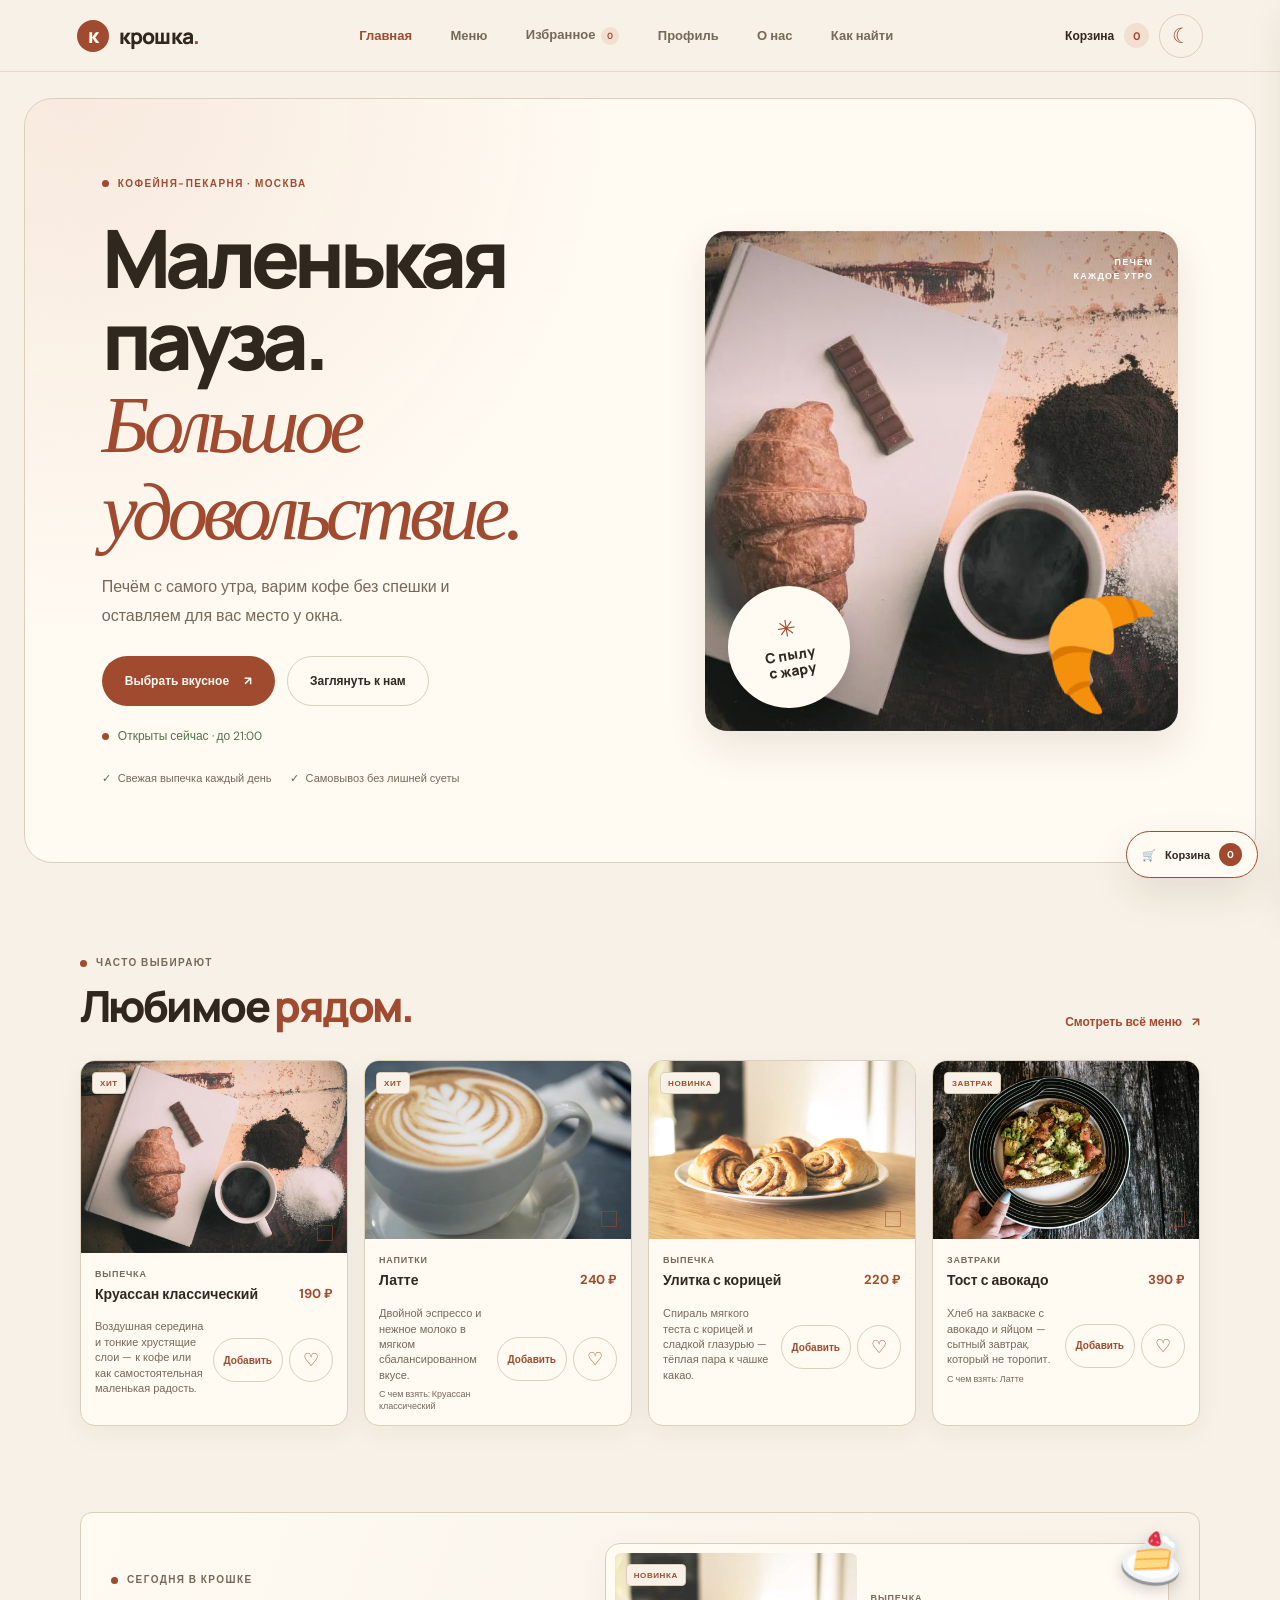
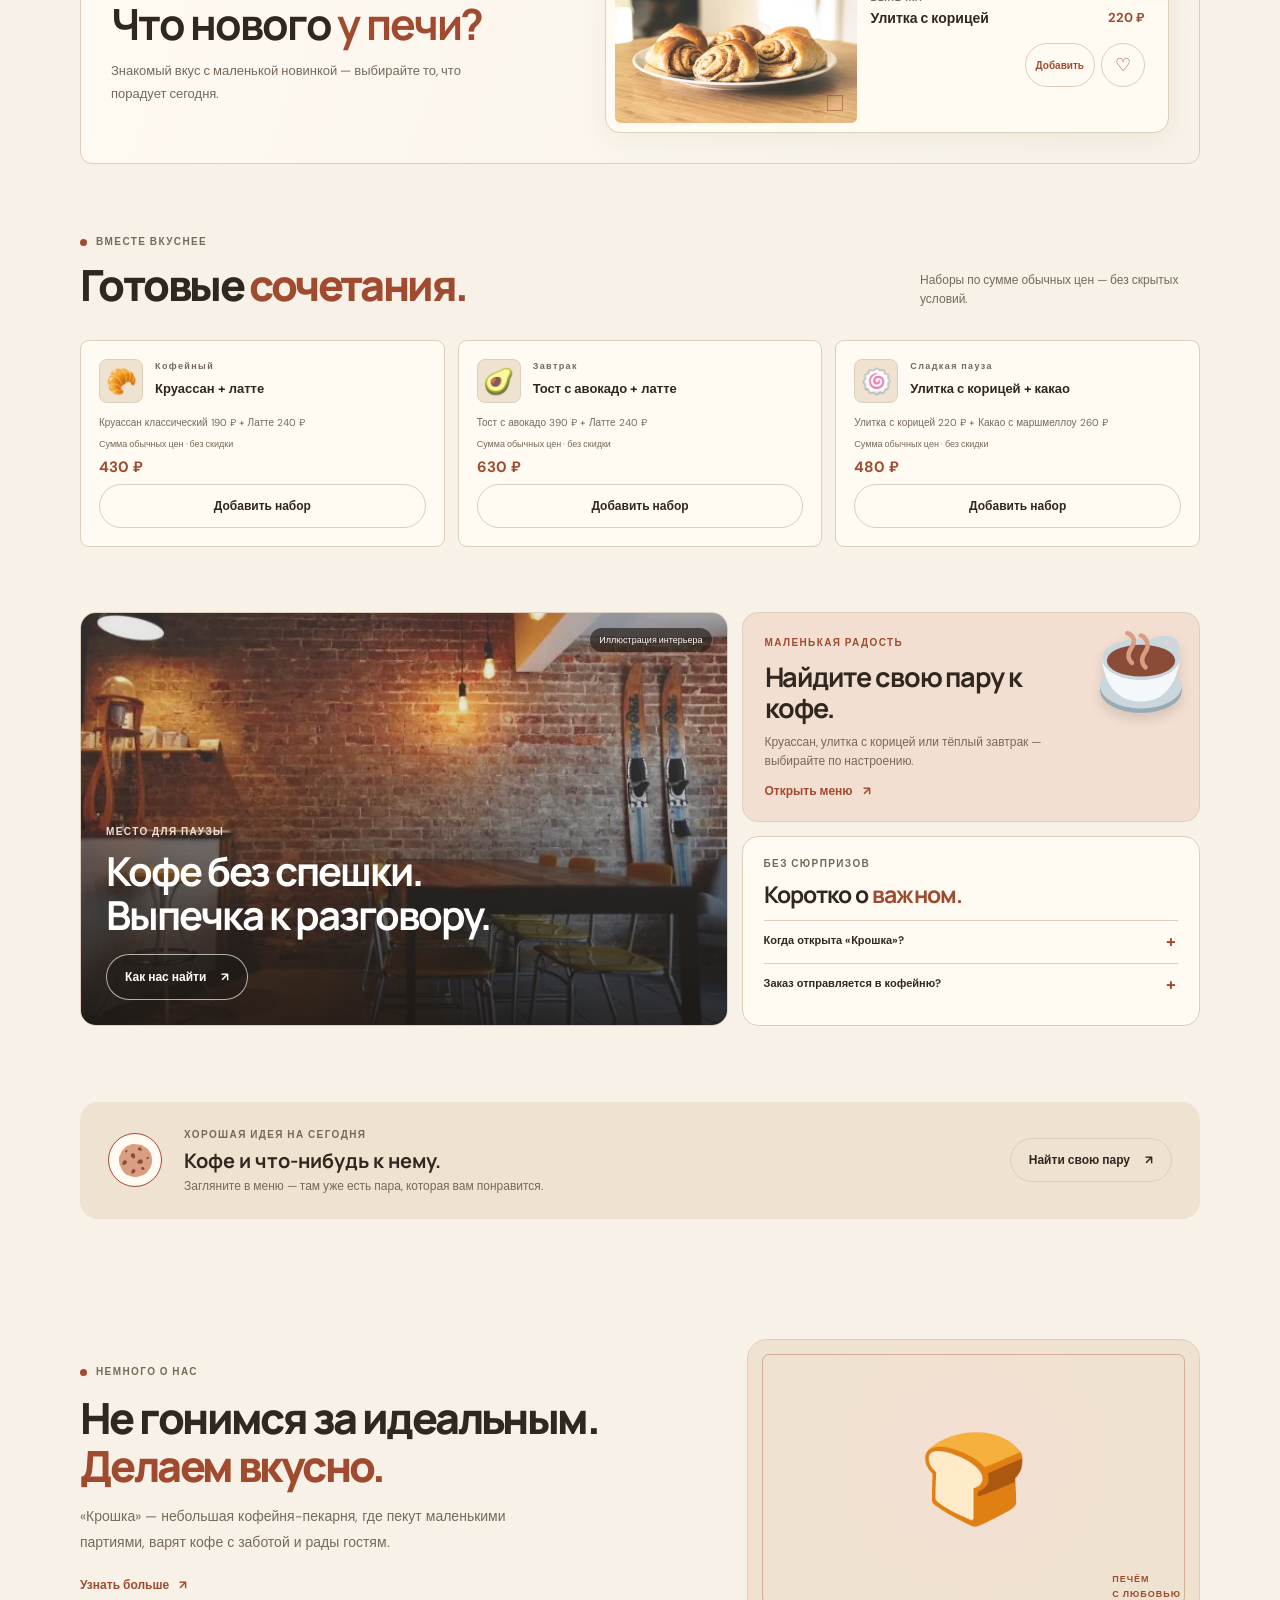
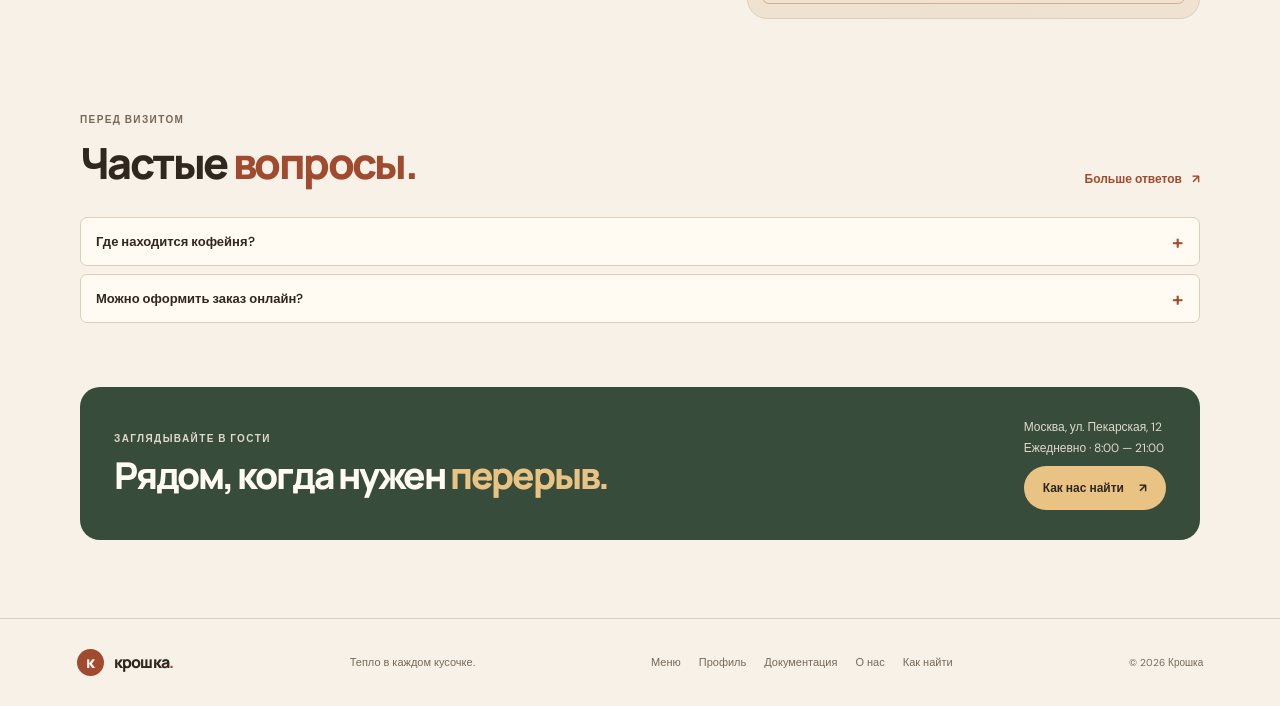
<file: index.html>
<!doctype html>
<html lang="ru">
  <head>
    <meta charset="utf-8">
    <meta name="viewport" content="width=device-width, initial-scale=1">
    <meta name="theme-color" content="#f7f1e7">
    <meta name="description" content="Крошка — уютная кофейня-пекарня со свежей выпечкой, кофе и завтраками.">
    <title>Крошка — тепло в каждом кусочке</title>
    <link rel="canonical" href="https://elae7.github.io/coffee-shop/">
    <link rel="manifest" href="manifest.json">
    <link rel="icon" href="assets/icons/kroshka.svg" type="image/svg+xml">
    <link rel="apple-touch-icon" href="assets/icons/kroshka-180.png">
    <meta property="og:type" content="website">
    <meta property="og:site_name" content="Крошка">
    <meta property="og:title" content="Крошка — тепло в каждом кусочке">
    <meta property="og:description" content="Уютная кофейня-пекарня со свежей выпечкой, кофе и завтраками.">
    <meta property="og:url" content="https://elae7.github.io/coffee-shop/">
    <meta property="og:image" content="https://elae7.github.io/coffee-shop/assets/images/croissant-coffee.webp">
    <meta property="og:image:alt" content="Круассан и кофе на завтрак">
    <meta name="twitter:card" content="summary_large_image">
    <script type="application/ld+json">
      {
        "@context": "https://schema.org",
        "@type": "CafeOrCoffeeShop",
        "name": "Крошка",
        "url": "https://elae7.github.io/coffee-shop/",
        "image": "https://elae7.github.io/coffee-shop/assets/images/croissant-coffee.webp",
        "description": "Уютная кофейня-пекарня со свежей выпечкой, кофе и завтраками.",
        "address": {
          "@type": "PostalAddress",
          "streetAddress": "ул. Пекарская, 12",
          "addressLocality": "Москва",
          "addressCountry": "RU"
        },
        "openingHoursSpecification": {
          "@type": "OpeningHoursSpecification",
          "dayOfWeek": [
            "Monday",
            "Tuesday",
            "Wednesday",
            "Thursday",
            "Friday",
            "Saturday",
            "Sunday"
          ],
          "opens": "08:00",
          "closes": "21:00"
        }
      }
    </script>
    <link rel="preconnect" href="https://fonts.googleapis.com">
    <link rel="preconnect" href="https://fonts.gstatic.com" crossorigin>
    <link href="https://fonts.googleapis.com/css2?family=DM+Sans:wght@400;500;600;700&family=Manrope:wght@500;600;700;800&display=swap" rel="stylesheet">
    <link rel="stylesheet" href="style.css">
    <script src="menu-data.js" defer></script>
    <script src="js_main1.js" defer></script>
  </head>
  <body>
    <a class="skip-link" href="#main-content">Перейти к содержимому</a>
    <header class="site-header">
      <a class="brand" href="index.html" aria-label="Крошка — на главную"><span class="brand-mark" aria-hidden="true">к</span><span>крошка<span class="brand-period">.</span></span></a>
      <nav class="main-nav" id="main-navigation" aria-label="Основная навигация">
        <a href="index.html" aria-current="page">Главная</a><a href="menu.html">Меню</a><a href="favorites.html">Избранное <span class="favorites-count" aria-label="Избранных товаров: 0">0</span></a><a href="account.html">Профиль</a><a href="about.html">О нас</a><a href="visit.html">Как найти</a>
      </nav>
      <div class="header-actions">
        <button class="cart-toggle header-cart" type="button" aria-label="Открыть корзину">Корзина <span class="header-cart-count">0</span></button>
        <button class="theme-toggle icon-button" type="button" aria-label="Включить тёмную тему" title="Сменить тему"><span aria-hidden="true">☾</span></button>
        <button class="nav-toggle icon-button" type="button" aria-label="Открыть навигацию" aria-controls="main-navigation" aria-expanded="false"><span aria-hidden="true">☰</span></button>
      </div>
    </header>

    <main id="main-content">
      <section class="hero home-hero">
        <div class="hero-copy">
          <p class="eyebrow"><span class="eyebrow-dot"></span> КОФЕЙНЯ-ПЕКАРНЯ · МОСКВА</p>
          <h1>Маленькая пауза.<br><span>Большое удовольствие.</span></h1>
          <p class="hero-description">Печём с самого утра, варим кофе без спешки и оставляем для вас место у окна.</p>
          <div class="hero-actions"><a class="button button-primary" href="menu.html">Выбрать вкусное <span aria-hidden="true">↗</span></a><a class="button button-secondary" href="visit.html">Заглянуть к нам</a></div>
          <p class="hero-hours"><span class="status-dot"></span><span data-open-status>Каждый день · 8:00 — 21:00</span></p>
          <div class="hero-perks"><span>Свежая выпечка каждый день</span><span>Самовывоз без лишней суеты</span></div>
          <button class="install-app button button-secondary" type="button" hidden>Добавить на главный экран</button>
        </div>
        <div class="hero-art">
          <img class="hero-photo" src="assets/images/croissant-coffee.webp" alt="Круассан и чашка кофе на завтрак" fetchpriority="high" decoding="async">
          <img class="hero-food-sticker" src="assets/icons/food-croissant.svg" alt="" aria-hidden="true">
          <div class="hero-photo-caption"><span class="caption-mark" aria-hidden="true">✳</span><span>С пылу<br>с жару</span></div>
          <span class="hero-photo-note">ПЕЧЁМ<br>КАЖДОЕ УТРО</span>
        </div>
      </section>

      <section class="section-wrap popular-section" aria-labelledby="popular-title">
        <div class="section-heading"><div><p class="eyebrow"><span class="eyebrow-dot"></span> ЧАСТО ВЫБИРАЮТ</p><h2 id="popular-title">Любимое <span>рядом.</span></h2></div><a class="text-link" href="menu.html">Смотреть всё меню <span aria-hidden="true">↗</span></a></div>
        <div class="product-grid featured-grid" data-product-list data-product-ids="croissant,latte,cinnamon,toast"></div>
      </section>

      <section class="today-section section-wrap" aria-labelledby="today-title">
        <div class="today-copy"><p class="eyebrow"><span class="eyebrow-dot"></span> СЕГОДНЯ В КРОШКЕ</p><h2 id="today-title">Что нового <span>у печи?</span></h2><p>Знакомый вкус с маленькой новинкой — выбирайте то, что порадует сегодня.</p></div>
        <img class="today-food-sticker" src="assets/icons/food-dessert.svg" alt="" aria-hidden="true">
        <div class="today-product" data-today-product></div>
      </section>

      <section class="combo-section section-wrap" aria-labelledby="combo-title">
        <div class="section-heading"><div><p class="eyebrow"><span class="eyebrow-dot"></span> ВМЕСТЕ ВКУСНЕЕ</p><h2 id="combo-title">Готовые <span>сочетания.</span></h2></div><p class="section-note">Наборы по сумме обычных цен — без скрытых условий.</p></div>
        <div class="combo-grid" data-combo-list></div>
      </section>

      <section class="home-bento section-wrap" aria-label="Атмосфера и ответы на вопросы">
        <article class="bento-interior">
          <img src="assets/images/cafe-interior.webp" alt="Небольшой зал кафе с кофейной стойкой и кирпичной стеной — иллюстрация атмосферы" loading="lazy" decoding="async">
          <div class="bento-interior-copy"><p class="eyebrow">МЕСТО ДЛЯ ПАУЗЫ</p><h2>Кофе без спешки.<br>Выпечка к разговору.</h2><a class="button button-secondary" href="visit.html">Как нас найти <span aria-hidden="true">↗</span></a></div>
          <span class="bento-photo-note">Иллюстрация интерьера</span>
        </article>
        <article class="bento-special">
          <p class="eyebrow">МАЛЕНЬКАЯ РАДОСТЬ</p><img src="assets/icons/food-coffee.svg" alt="" aria-hidden="true">
          <h2>Найдите свою пару к кофе.</h2><p>Круассан, улитка с корицей или тёплый завтрак — выбирайте по настроению.</p><a class="text-link" href="menu.html">Открыть меню <span aria-hidden="true">↗</span></a>
        </article>
        <section class="bento-faq" aria-labelledby="home-faq-title">
          <p class="eyebrow">БЕЗ СЮРПРИЗОВ</p><h2 id="home-faq-title">Коротко о <span>важном.</span></h2>
          <details><summary>Когда открыта «Крошка»?</summary><p>Каждый день, с 8:00 до 21:00.</p></details>
          <details><summary>Заказ отправляется в кофейню?</summary><p>Нет. Оформление — демонстрация: заказ и история остаются только в браузере.</p></details>
        </section>
      </section>

      <section class="quest-section section-wrap" aria-labelledby="quest-title">
        <div class="quest-card"><span class="quest-icon" aria-hidden="true"><img src="assets/icons/food-cookie.svg" alt=""></span><div><p class="eyebrow">ХОРОШАЯ ИДЕЯ НА СЕГОДНЯ</p><h2 id="quest-title">Кофе и что-нибудь к нему.</h2><p>Загляните в меню — там уже есть пара, которая вам понравится.</p></div><a class="button button-secondary" href="menu.html">Найти свою пару <span aria-hidden="true">↗</span></a></div>
      </section>

      <section class="split-section section-wrap">
        <div class="split-copy"><p class="eyebrow"><span class="eyebrow-dot"></span> НЕМНОГО О НАС</p><h2>Не гонимся за идеальным. <span>Делаем вкусно.</span></h2><p>«Крошка» — небольшая кофейня-пекарня, где пекут маленькими партиями, варят кофе с заботой и рады гостям.</p><a class="text-link" href="about.html">Узнать больше <span aria-hidden="true">↗</span></a></div>
        <div class="split-art" aria-hidden="true"><span>🍞</span><i>ПЕЧЁМ<br>С ЛЮБОВЬЮ</i></div>
      </section>

      <section class="home-faq section-wrap faq-section" aria-labelledby="home-faq-bottom-title">
        <div class="section-heading"><div><p class="eyebrow">ПЕРЕД ВИЗИТОМ</p><h2 id="home-faq-bottom-title">Частые <span>вопросы.</span></h2></div><a class="text-link" href="about.html">Больше ответов <span aria-hidden="true">↗</span></a></div>
        <div class="faq-list"><details><summary>Где находится кофейня?</summary><p>Москва, ул. Пекарская, 12. Подробности — на странице <a class="text-link" href="visit.html">«Как найти»</a>.</p></details><details><summary>Можно оформить заказ онлайн?</summary><p>Да, в демо-режиме: заказ не отправляется и не требует оплаты. Данные остаются в этом браузере.</p></details></div>
      </section>

      <section class="recently-viewed-section section-wrap" hidden aria-labelledby="recent-title">
        <div class="section-heading"><div><p class="eyebrow">ВАШИ ПОСЛЕДНИЕ ОТКРЫТИЯ</p><h2 id="recent-title">Недавно <span>смотрели.</span></h2></div></div>
        <div class="product-grid recent-product-grid" data-recent-list></div>
      </section>

      <section class="visit-band section-wrap">
        <div><p class="eyebrow">ЗАГЛЯДЫВАЙТЕ В ГОСТИ</p><h2>Рядом, когда нужен <span>перерыв.</span></h2></div>
        <div class="visit-band-details"><p>Москва, ул. Пекарская, 12<br>Ежедневно · 8:00 — 21:00</p><a class="button button-primary" href="visit.html">Как нас найти <span aria-hidden="true">↗</span></a></div>
      </section>
    </main>

    <footer class="site-footer"><a class="brand footer-brand" href="index.html"><span class="brand-mark" aria-hidden="true">к</span><span>крошка<span class="brand-period">.</span></span></a><p>Тепло в каждом кусочке.</p><nav aria-label="Документация и страницы"><a href="menu.html">Меню</a><a href="account.html">Профиль</a><a href="docs.html">Документация</a><a href="about.html">О нас</a><a href="visit.html">Как найти</a></nav><span>© <span class="current-year">2026</span> Крошка</span></footer>
    <nav class="mobile-dock" aria-label="Быстрая навигация"><a href="index.html" aria-current="page"><span aria-hidden="true">⌂</span><span>Главная</span></a><a href="menu.html"><span aria-hidden="true">☷</span><span>Меню</span></a><a href="favorites.html"><span aria-hidden="true">♡</span><span>Избранное</span></a><a href="account.html"><span aria-hidden="true">☺</span><span>Профиль</span></a><button class="cart-toggle" type="button" aria-label="Открыть корзину"><span aria-hidden="true">🛒</span><span>Корзина</span></button></nav>
  </body>
</html>
</file>
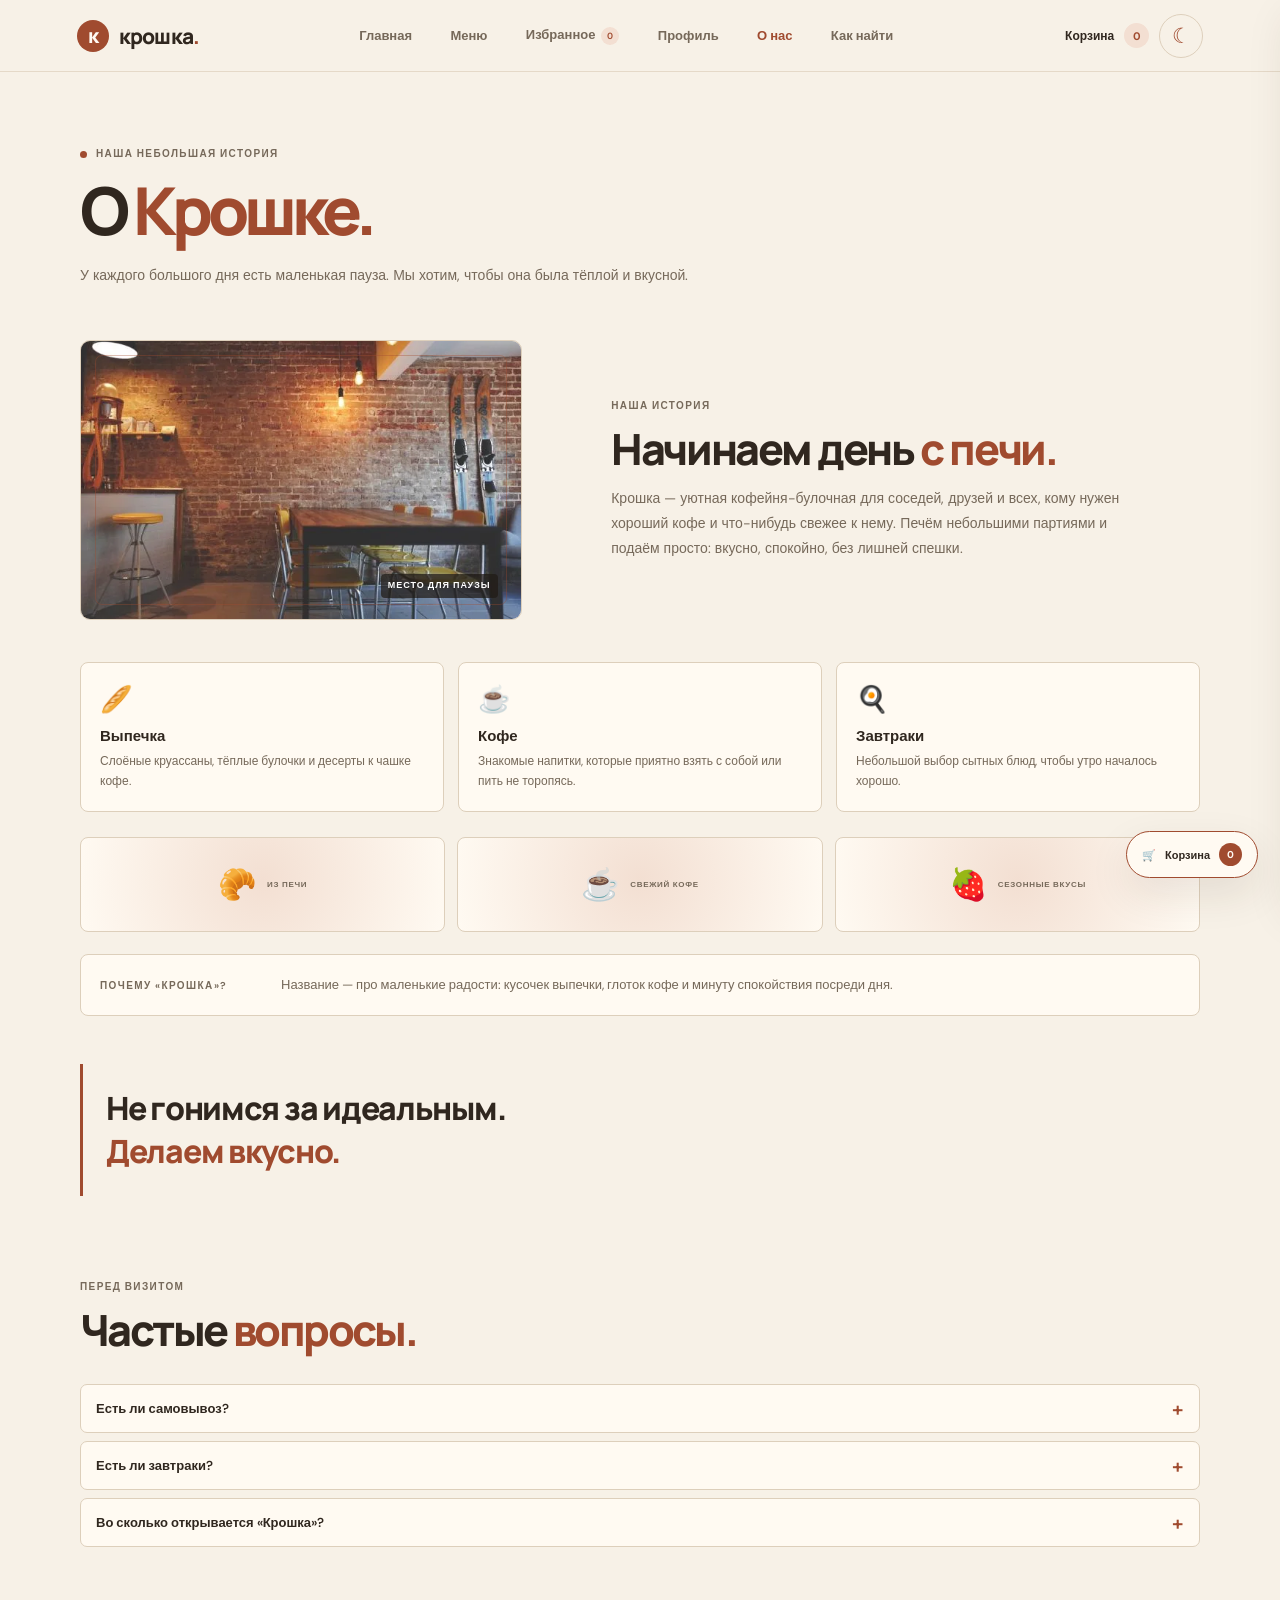
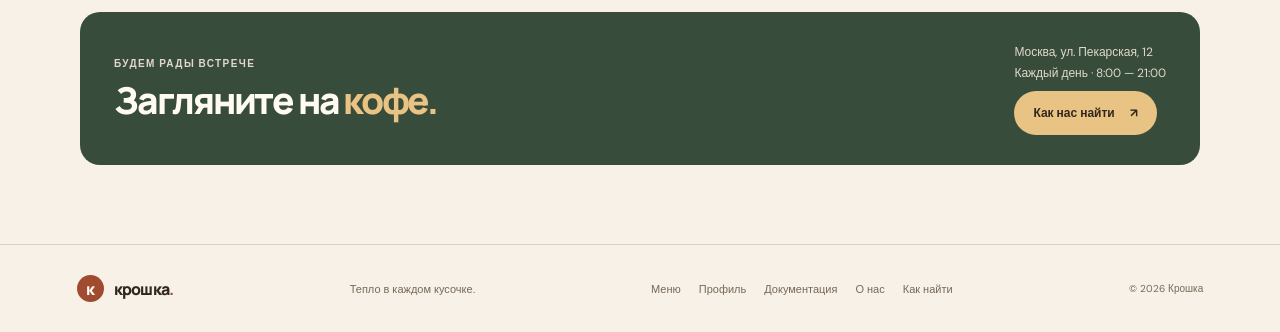
<file: about.html>
<!doctype html>
<html lang="ru">
  <head>
    <meta charset="utf-8">
    <meta name="viewport" content="width=device-width, initial-scale=1">
    <meta name="theme-color" content="#f7f1e7">
    <meta name="description" content="История кофейни-пекарни Крошка и её простой принцип: не гнаться за идеальным, а делать вкусно.">
    <title>О нас — Крошка</title>
    <link rel="canonical" href="https://elae7.github.io/coffee-shop/about.html">
    <link rel="manifest" href="manifest.json">
    <link rel="icon" href="assets/icons/kroshka.svg" type="image/svg+xml">
    <link rel="apple-touch-icon" href="assets/icons/kroshka-180.png">
    <meta property="og:type" content="website">
    <meta property="og:site_name" content="Крошка">
    <meta property="og:title" content="О нас — Крошка">
    <meta property="og:description" content="Небольшая история кофейни-пекарни «Крошка» и её подход к выпечке и кофе.">
    <meta property="og:url" content="https://elae7.github.io/coffee-shop/about.html">
    <meta property="og:image" content="https://elae7.github.io/coffee-shop/assets/images/croissant-coffee.webp">
    <meta property="og:image:alt" content="Круассан и кофе на завтрак">
    <meta name="twitter:card" content="summary_large_image">
    <link rel="preconnect" href="https://fonts.googleapis.com"><link rel="preconnect" href="https://fonts.gstatic.com" crossorigin>
    <link href="https://fonts.googleapis.com/css2?family=DM+Sans:wght@400;500;600;700&family=Manrope:wght@500;600;700;800&display=swap" rel="stylesheet">
    <link rel="stylesheet" href="style.css">
    <script src="menu-data.js" defer></script><script src="js_main1.js" defer></script>
  </head>
  <body>
    <a class="skip-link" href="#main-content">Перейти к содержимому</a>
    <header class="site-header">
      <a class="brand" href="index.html" aria-label="Крошка — на главную"><span class="brand-mark" aria-hidden="true">к</span><span>крошка<span class="brand-period">.</span></span></a>
      <nav class="main-nav" id="main-navigation" aria-label="Основная навигация"><a href="index.html">Главная</a><a href="menu.html">Меню</a><a href="favorites.html">Избранное <span class="favorites-count" aria-label="Избранных товаров: 0">0</span></a><a href="account.html">Профиль</a><a href="about.html" aria-current="page">О нас</a><a href="visit.html">Как найти</a></nav>
      <div class="header-actions"><button class="cart-toggle header-cart" type="button" aria-label="Открыть корзину">Корзина <span class="header-cart-count">0</span></button><button class="theme-toggle icon-button" type="button" aria-label="Включить тёмную тему" title="Сменить тему"><span aria-hidden="true">☾</span></button><button class="nav-toggle icon-button" type="button" aria-label="Открыть навигацию" aria-controls="main-navigation" aria-expanded="false"><span aria-hidden="true">☰</span></button></div>
    </header>
    <main id="main-content" class="page-main">
      <section class="page-intro"><p class="eyebrow"><span class="eyebrow-dot"></span> НАША НЕБОЛЬШАЯ ИСТОРИЯ</p><h1>О <span>Крошке.</span></h1><p>У каждого большого дня есть маленькая пауза. Мы хотим, чтобы она была тёплой и вкусной.</p></section>
      <section class="story-page section-wrap">
        <div class="story-feature"><div class="story-illustration"><img src="assets/images/cafe-interior.webp" alt="Интерьер небольшого кафе с кирпичной стеной и кофейной стойкой — иллюстрация атмосферы" loading="lazy" decoding="async"><i>МЕСТО ДЛЯ ПАУЗЫ</i></div><div><p class="eyebrow">НАША ИСТОРИЯ</p><h2>Начинаем день <span>с печи.</span></h2><p>Крошка — уютная кофейня-булочная для соседей, друзей и всех, кому нужен хороший кофе и что-нибудь свежее к нему. Печём небольшими партиями и подаём просто: вкусно, спокойно, без лишней спешки.</p></div></div>
        <div class="story-values">
          <article><span class="value-icon" aria-hidden="true">🥖</span><h3>Выпечка</h3><p>Слоёные круассаны, тёплые булочки и десерты к чашке кофе.</p></article>
          <article><span class="value-icon" aria-hidden="true">☕</span><h3>Кофе</h3><p>Знакомые напитки, которые приятно взять с собой или пить не торопясь.</p></article>
          <article><span class="value-icon" aria-hidden="true">🍳</span><h3>Завтраки</h3><p>Небольшой выбор сытных блюд, чтобы утро началось хорошо.</p></article>
        </div>
        <div class="gallery-strip" aria-label="Маленькие радости Крошки">
          <figure><span aria-hidden="true">🥐</span><figcaption>ИЗ ПЕЧИ</figcaption></figure><figure><span aria-hidden="true">☕</span><figcaption>СВЕЖИЙ КОФЕ</figcaption></figure><figure><span aria-hidden="true">🍓</span><figcaption>СЕЗОННЫЕ ВКУСЫ</figcaption></figure>
        </div>
        <aside class="brand-story"><p class="eyebrow">ПОЧЕМУ «КРОШКА»?</p><p>Название — про маленькие радости: кусочек выпечки, глоток кофе и минуту спокойствия посреди дня.</p></aside>
        <blockquote class="principle-quote">Не гонимся за идеальным.<br><span>Делаем вкусно.</span></blockquote>
      </section>
      <section class="faq-section section-wrap" aria-labelledby="faq-title">
        <div class="section-heading"><div><p class="eyebrow">ПЕРЕД ВИЗИТОМ</p><h2 id="faq-title">Частые <span>вопросы.</span></h2></div></div>
        <div class="faq-list">
          <details><summary>Есть ли самовывоз?</summary><p>Да, можно собрать заказ и забрать его в кофейне по адресу Москва, ул. Пекарская, 12. Онлайн-оформление сайта сейчас работает в демо-режиме и не передаёт заказ в кофейню.</p></details>
          <details><summary>Есть ли завтраки?</summary><p>Да, в меню есть тост с авокадо.</p></details>
          <details><summary>Во сколько открывается «Крошка»?</summary><p>Каждый день в 8:00. Кофейня работает до 21:00.</p></details>
        </div>
      </section>
      <section class="visit-band section-wrap"><div><p class="eyebrow">БУДЕМ РАДЫ ВСТРЕЧЕ</p><h2>Загляните на <span>кофе.</span></h2></div><div class="visit-band-details"><p>Москва, ул. Пекарская, 12<br>Каждый день · 8:00 — 21:00</p><a class="button button-primary" href="visit.html">Как нас найти <span aria-hidden="true">↗</span></a></div></section>
    </main>
    <footer class="site-footer"><a class="brand footer-brand" href="index.html"><span class="brand-mark" aria-hidden="true">к</span><span>крошка<span class="brand-period">.</span></span></a><p>Тепло в каждом кусочке.</p><nav aria-label="Документация и страницы"><a href="menu.html">Меню</a><a href="account.html">Профиль</a><a href="docs.html">Документация</a><a href="about.html">О нас</a><a href="visit.html">Как найти</a></nav><span>© <span class="current-year">2026</span> Крошка</span></footer>
    <nav class="mobile-dock" aria-label="Быстрая навигация"><a href="index.html"><span aria-hidden="true">⌂</span><span>Главная</span></a><a href="menu.html"><span aria-hidden="true">☷</span><span>Меню</span></a><a href="favorites.html"><span aria-hidden="true">♡</span><span>Избранное</span></a><a href="account.html"><span aria-hidden="true">☺</span><span>Профиль</span></a><button class="cart-toggle" type="button" aria-label="Открыть корзину"><span aria-hidden="true">🛒</span><span>Корзина</span></button></nav>
  </body>
</html>
</file>
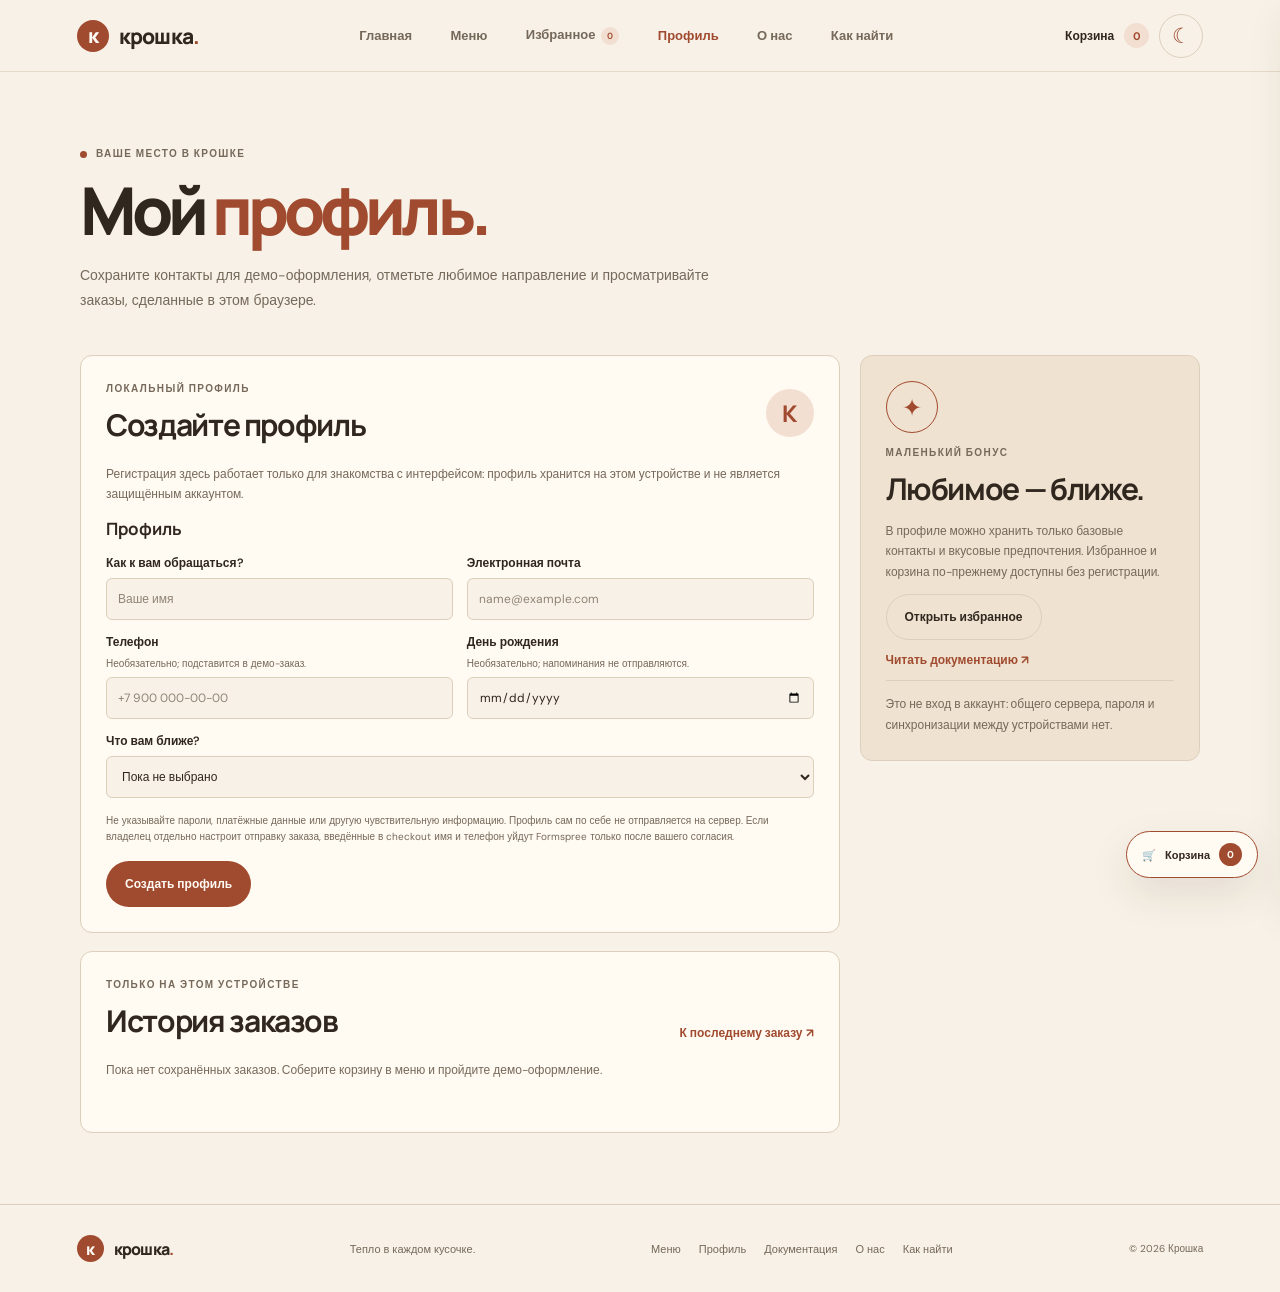
<file: account.html>
<!doctype html>
<html lang="ru">
  <head>
    <meta charset="utf-8">
    <meta name="viewport" content="width=device-width, initial-scale=1">
    <meta name="theme-color" content="#f7f1e7">
    <meta name="description" content="Локальный профиль Крошки: сохранённые контакты, любимые категории и история демо-заказов на этом устройстве.">
    <meta name="robots" content="noindex,follow">
    <title>Профиль — Крошка</title>
    <link rel="canonical" href="https://elae7.github.io/coffee-shop/account.html">
    <link rel="manifest" href="manifest.json">
    <link rel="icon" href="assets/icons/kroshka.svg" type="image/svg+xml">
    <link rel="apple-touch-icon" href="assets/icons/kroshka-180.png">
    <meta property="og:type" content="website">
    <meta property="og:site_name" content="Крошка">
    <meta property="og:title" content="Профиль — Крошка">
    <meta property="og:description" content="Управляйте локальными данными профиля и историей заказов в этом браузере.">
    <meta property="og:url" content="https://elae7.github.io/coffee-shop/account.html">
    <meta property="og:image" content="https://elae7.github.io/coffee-shop/assets/images/croissant-coffee.webp">
    <meta property="og:image:alt" content="Круассан и кофе на завтрак">
    <meta name="twitter:card" content="summary_large_image">
    <link rel="preconnect" href="https://fonts.googleapis.com">
    <link rel="preconnect" href="https://fonts.gstatic.com" crossorigin>
    <link href="https://fonts.googleapis.com/css2?family=DM+Sans:wght@400;500;600;700&family=Manrope:wght@500;600;700;800&display=swap" rel="stylesheet">
    <link rel="stylesheet" href="style.css">
    <script src="menu-data.js" defer></script>
    <script src="js_main1.js" defer></script>
    <script src="account-db.js" defer></script>
    <script src="account.js" defer></script>
  </head>
  <body>
    <a class="skip-link" href="#main-content">Перейти к содержимому</a>
    <header class="site-header">
      <a class="brand" href="index.html" aria-label="Крошка — на главную"><span class="brand-mark" aria-hidden="true">к</span><span>крошка<span class="brand-period">.</span></span></a>
      <nav class="main-nav" id="main-navigation" aria-label="Основная навигация">
        <a href="index.html">Главная</a><a href="menu.html">Меню</a>
        <a href="favorites.html">Избранное <span class="favorites-count" aria-label="Избранных товаров: 0">0</span></a>
        <a href="account.html" aria-current="page">Профиль</a><a href="about.html">О нас</a><a href="visit.html">Как найти</a>
      </nav>
      <div class="header-actions"><button class="cart-toggle header-cart" type="button" aria-label="Открыть корзину">Корзина <span class="header-cart-count">0</span></button><button class="theme-toggle icon-button" type="button" aria-label="Сменить тему" title="Сменить тему"><span aria-hidden="true">☾</span></button><button class="nav-toggle icon-button" type="button" aria-label="Открыть навигацию" aria-controls="main-navigation" aria-expanded="false"><span aria-hidden="true">☰</span></button></div>
    </header>
    <main id="main-content" class="page-main">
      <section class="page-intro">
        <p class="eyebrow"><span class="eyebrow-dot"></span> ВАШЕ МЕСТО В КРОШКЕ</p>
        <h1>Мой <span>профиль.</span></h1>
        <p>Сохраните контакты для демо-оформления, отметьте любимое направление и просматривайте заказы, сделанные в этом браузере.</p>
      </section>
      <section class="account-layout section-wrap" aria-labelledby="profile-title">
        <div class="account-main-column">
          <article class="account-panel account-profile-panel">
            <div class="account-panel-heading">
              <div><p class="eyebrow">ЛОКАЛЬНЫЙ ПРОФИЛЬ</p><h2 id="profile-title">Создайте профиль</h2></div>
              <span class="profile-stamp" aria-hidden="true">К</span>
            </div>
            <p class="profile-empty">Регистрация здесь работает только для знакомства с интерфейсом: профиль хранится на этом устройстве и не является защищённым аккаунтом.</p>
            <div class="profile-card" hidden>
              <p class="profile-greeting">Рады видеть вас, <strong class="profile-name"></strong></p>
              <dl class="profile-details">
                <div><dt>Электронная почта</dt><dd class="profile-email"></dd></div>
                <div><dt>Телефон</dt><dd class="profile-phone"></dd></div>
                <div><dt>Любимая категория</dt><dd class="profile-preference"></dd></div>
                <div><dt>День рождения</dt><dd class="profile-birthday"></dd></div>
              </dl>
              <a class="text-link profile-preference-link" href="menu.html" hidden>Показать эту категорию в меню ↗</a>
            </div>
            <form id="profile-form" class="profile-editor" novalidate>
              <h3 class="profile-editor-heading">Профиль</h3>
              <div class="account-form-grid">
                <label class="form-field">Как к вам обращаться?<input name="name" type="text" autocomplete="name" required maxlength="80" placeholder="Ваше имя"></label>
                <label class="form-field">Электронная почта<input name="email" type="email" autocomplete="email" required maxlength="160" placeholder="name@example.com"></label>
                <label class="form-field">Телефон <span class="field-help">Необязательно; подставится в демо-заказ.</span><input name="phone" type="tel" autocomplete="tel" inputmode="tel" maxlength="24" placeholder="+7 900 000-00-00"></label>
                <label class="form-field">День рождения <span class="field-help">Необязательно; напоминания не отправляются.</span><input name="birthday" type="date"></label>
                <label class="form-field account-preference-field">Что вам ближе?<select name="preference"><option value="">Пока не выбрано</option><option value="bakery">Свежая выпечка</option><option value="drinks">Кофе и напитки</option><option value="breakfast">Завтраки</option></select></label>
              </div>
              <p class="account-data-note">Не указывайте пароли, платёжные данные или другую чувствительную информацию. Профиль сам по себе не отправляется на сервер. Если владелец отдельно настроит отправку заказа, введённые в checkout имя и телефон уйдут Formspree только после вашего согласия.</p>
              <div class="account-actions">
                <button class="button button-primary profile-save" type="submit">Создать профиль</button>
                <button class="button button-secondary profile-cancel" type="button" hidden>Отмена</button>
                <button class="button button-secondary profile-edit" type="button" hidden>Изменить данные</button>
                <button class="button button-danger profile-delete" type="button" hidden>Удалить профиль</button>
              </div>
            </form>
          </article>
          <article class="account-panel" aria-labelledby="account-orders-title">
            <div class="account-panel-heading account-orders-heading">
              <div><p class="eyebrow">ТОЛЬКО НА ЭТОМ УСТРОЙСТВЕ</p><h2 id="account-orders-title">История заказов</h2></div>
              <a class="text-link account-latest-link" href="order.html">К последнему заказу ↗</a>
            </div>
            <p class="account-orders-empty">Пока нет сохранённых заказов. Соберите корзину в <a href="menu.html">меню</a> и пройдите демо-оформление.</p>
            <ol class="account-order-list" aria-live="polite"></ol>
            <button class="button button-secondary clear-order-history" type="button" hidden>Удалить историю</button>
          </article>
          <p class="account-message" role="status" aria-live="polite" hidden></p>
        </div>
        <aside class="account-side-panel">
          <span class="account-side-icon" aria-hidden="true">✦</span>
          <p class="eyebrow">МАЛЕНЬКИЙ БОНУС</p>
          <h2>Любимое — ближе.</h2>
          <p>В профиле можно хранить только базовые контакты и вкусовые предпочтения. Избранное и корзина по-прежнему доступны без регистрации.</p>
          <a class="button button-secondary" href="favorites.html">Открыть избранное</a>
          <a class="text-link" href="docs.html">Читать документацию ↗</a>
          <p class="account-local-warning">Это не вход в аккаунт: общего сервера, пароля и синхронизации между устройствами нет.</p>
        </aside>
      </section>
    </main>
    <footer class="site-footer"><a class="brand footer-brand" href="index.html"><span class="brand-mark" aria-hidden="true">к</span><span>крошка<span class="brand-period">.</span></span></a><p>Тепло в каждом кусочке.</p><nav aria-label="Документация и страницы"><a href="menu.html">Меню</a><a href="account.html">Профиль</a><a href="docs.html">Документация</a><a href="about.html">О нас</a><a href="visit.html">Как найти</a></nav><span>© <span class="current-year">2026</span> Крошка</span></footer>
    <nav class="mobile-dock" aria-label="Быстрая навигация"><a href="index.html"><span aria-hidden="true">⌂</span><span>Главная</span></a><a href="menu.html"><span aria-hidden="true">☷</span><span>Меню</span></a><a href="favorites.html"><span aria-hidden="true">♡</span><span>Избранное</span></a><a href="account.html" aria-current="page"><span aria-hidden="true">☺</span><span>Профиль</span></a><button class="cart-toggle" type="button" aria-label="Открыть корзину"><span aria-hidden="true">🛒</span><span>Корзина</span></button></nav>
  </body>
</html>
</file>
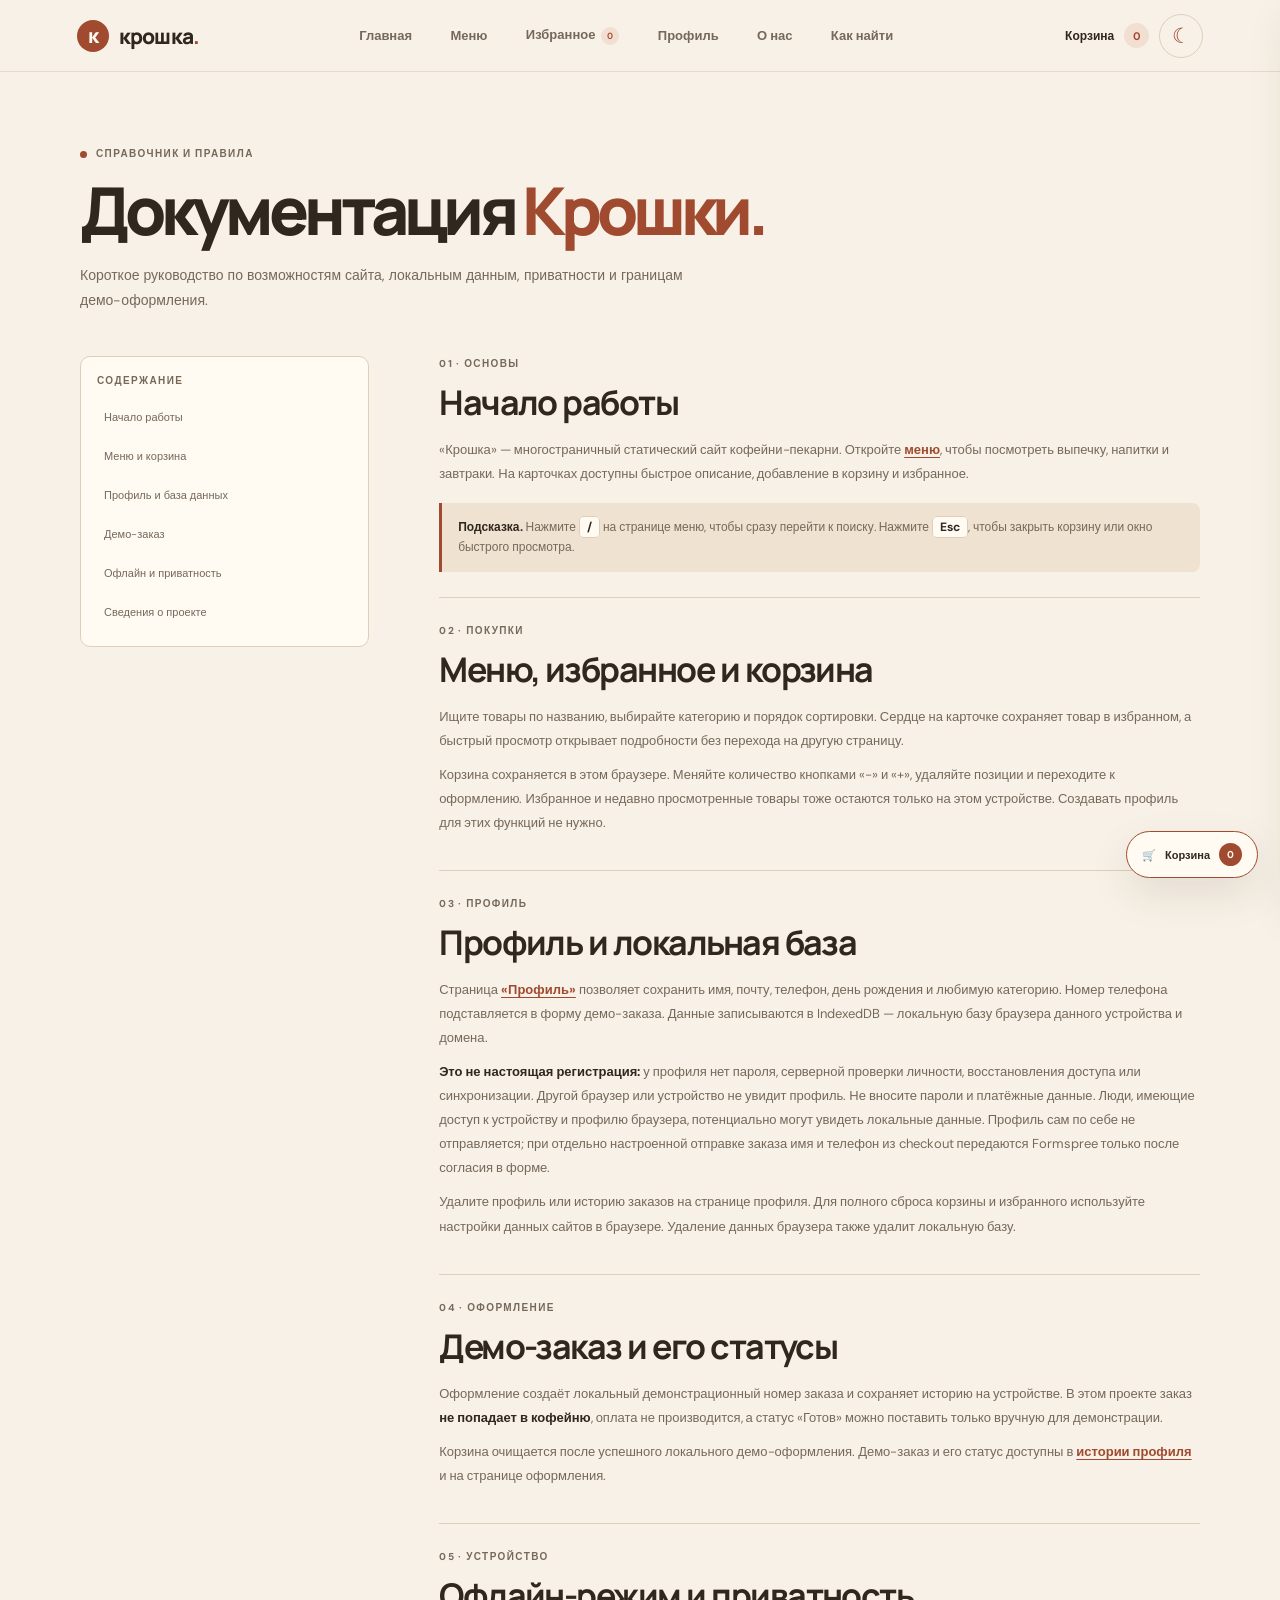
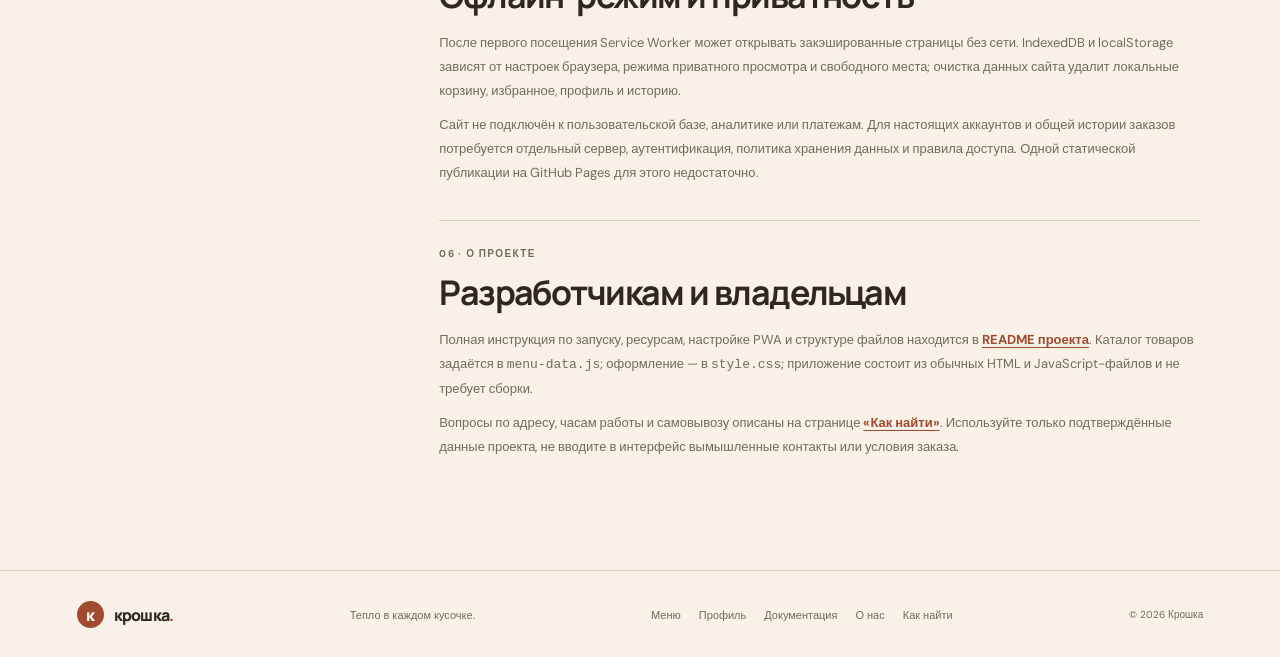
<file: docs.html>
<!doctype html>
<html lang="ru">
  <head>
    <meta charset="utf-8">
    <meta name="viewport" content="width=device-width, initial-scale=1">
    <meta name="theme-color" content="#f7f1e7">
    <meta name="description" content="Документация и руководство по сайту Крошка: меню, избранное, корзина, локальный профиль, демо-заказ и офлайн-режим.">
    <title>Документация и помощь — Крошка</title>
    <link rel="canonical" href="https://elae7.github.io/coffee-shop/docs.html">
    <link rel="manifest" href="manifest.json">
    <link rel="icon" href="assets/icons/kroshka.svg" type="image/svg+xml">
    <link rel="apple-touch-icon" href="assets/icons/kroshka-180.png">
    <meta property="og:type" content="website">
    <meta property="og:site_name" content="Крошка">
    <meta property="og:title" content="Документация и помощь — Крошка">
    <meta property="og:description" content="Как пользоваться меню, корзиной, локальным профилем и демо-оформлением.">
    <meta property="og:url" content="https://elae7.github.io/coffee-shop/docs.html">
    <meta property="og:image" content="https://elae7.github.io/coffee-shop/assets/images/croissant-coffee.webp">
    <meta property="og:image:alt" content="Круассан и кофе на завтрак">
    <meta name="twitter:card" content="summary_large_image">
    <link rel="preconnect" href="https://fonts.googleapis.com">
    <link rel="preconnect" href="https://fonts.gstatic.com" crossorigin>
    <link href="https://fonts.googleapis.com/css2?family=DM+Sans:wght@400;500;600;700&family=Manrope:wght@500;600;700;800&display=swap" rel="stylesheet">
    <link rel="stylesheet" href="style.css">
    <script src="menu-data.js" defer></script>
    <script src="js_main1.js" defer></script>
  </head>
  <body>
    <a class="skip-link" href="#main-content">Перейти к содержимому</a>
    <header class="site-header">
      <a class="brand" href="index.html" aria-label="Крошка — на главную"><span class="brand-mark" aria-hidden="true">к</span><span>крошка<span class="brand-period">.</span></span></a>
      <nav class="main-nav" id="main-navigation" aria-label="Основная навигация">
        <a href="index.html">Главная</a><a href="menu.html">Меню</a>
        <a href="favorites.html">Избранное <span class="favorites-count" aria-label="Избранных товаров: 0">0</span></a>
        <a href="account.html">Профиль</a><a href="about.html">О нас</a><a href="visit.html">Как найти</a>
      </nav>
      <div class="header-actions"><button class="cart-toggle header-cart" type="button" aria-label="Открыть корзину">Корзина <span class="header-cart-count">0</span></button><button class="theme-toggle icon-button" type="button" aria-label="Сменить тему" title="Сменить тему"><span aria-hidden="true">☾</span></button><button class="nav-toggle icon-button" type="button" aria-label="Открыть навигацию" aria-controls="main-navigation" aria-expanded="false"><span aria-hidden="true">☰</span></button></div>
    </header>
    <main id="main-content" class="page-main">
      <section class="page-intro">
        <p class="eyebrow"><span class="eyebrow-dot"></span> СПРАВОЧНИК И ПРАВИЛА</p>
        <h1>Документация <span>Крошки.</span></h1>
        <p>Короткое руководство по возможностям сайта, локальным данным, приватности и границам демо-оформления.</p>
      </section>
      <section class="docs-layout section-wrap">
        <nav class="docs-index" aria-label="Содержание документации">
          <p class="eyebrow">СОДЕРЖАНИЕ</p>
          <a href="#getting-started">Начало работы</a>
          <a href="#shopping">Меню и корзина</a>
          <a href="#profile-data">Профиль и база данных</a>
          <a href="#demo-checkout">Демо-заказ</a>
          <a href="#offline-privacy">Офлайн и приватность</a>
          <a href="#project-info">Сведения о проекте</a>
        </nav>
        <div class="docs-content">
          <section class="docs-article" id="getting-started">
            <p class="eyebrow">01 · ОСНОВЫ</p><h2>Начало работы</h2>
            <p>«Крошка» — многостраничный статический сайт кофейни-пекарни. Откройте <a href="menu.html">меню</a>, чтобы посмотреть выпечку, напитки и завтраки. На карточках доступны быстрое описание, добавление в корзину и избранное.</p>
            <div class="docs-callout"><strong>Подсказка.</strong> Нажмите <kbd>/</kbd> на странице меню, чтобы сразу перейти к поиску. Нажмите <kbd>Esc</kbd>, чтобы закрыть корзину или окно быстрого просмотра.</div>
          </section>
          <section class="docs-article" id="shopping">
            <p class="eyebrow">02 · ПОКУПКИ</p><h2>Меню, избранное и корзина</h2>
            <p>Ищите товары по названию, выбирайте категорию и порядок сортировки. Сердце на карточке сохраняет товар в избранном, а быстрый просмотр открывает подробности без перехода на другую страницу.</p>
            <p>Корзина сохраняется в этом браузере. Меняйте количество кнопками «−» и «+», удаляйте позиции и переходите к оформлению. Избранное и недавно просмотренные товары тоже остаются только на этом устройстве. Создавать профиль для этих функций не нужно.</p>
          </section>
          <section class="docs-article" id="profile-data">
            <p class="eyebrow">03 · ПРОФИЛЬ</p><h2>Профиль и локальная база</h2>
            <p>Страница <a href="account.html">«Профиль»</a> позволяет сохранить имя, почту, телефон, день рождения и любимую категорию. Номер телефона подставляется в форму демо-заказа. Данные записываются в IndexedDB — локальную базу браузера данного устройства и домена.</p>
            <p><strong>Это не настоящая регистрация:</strong> у профиля нет пароля, серверной проверки личности, восстановления доступа или синхронизации. Другой браузер или устройство не увидит профиль. Не вносите пароли и платёжные данные. Люди, имеющие доступ к устройству и профилю браузера, потенциально могут увидеть локальные данные. Профиль сам по себе не отправляется; при отдельно настроенной отправке заказа имя и телефон из checkout передаются Formspree только после согласия в форме.</p>
            <p>Удалите профиль или историю заказов на странице профиля. Для полного сброса корзины и избранного используйте настройки данных сайтов в браузере. Удаление данных браузера также удалит локальную базу.</p>
          </section>
          <section class="docs-article" id="demo-checkout">
            <p class="eyebrow">04 · ОФОРМЛЕНИЕ</p><h2>Демо-заказ и его статусы</h2>
            <p>Оформление создаёт локальный демонстрационный номер заказа и сохраняет историю на устройстве. В этом проекте заказ <strong>не попадает в кофейню</strong>, оплата не производится, а статус «Готов» можно поставить только вручную для демонстрации.</p>
            <p>Корзина очищается после успешного локального демо-оформления. Демо-заказ и его статус доступны в <a href="account.html">истории профиля</a> и на странице оформления.</p>
          </section>
          <section class="docs-article" id="offline-privacy">
            <p class="eyebrow">05 · УСТРОЙСТВО</p><h2>Офлайн-режим и приватность</h2>
            <p>После первого посещения Service Worker может открывать закэшированные страницы без сети. IndexedDB и localStorage зависят от настроек браузера, режима приватного просмотра и свободного места; очистка данных сайта удалит локальные корзину, избранное, профиль и историю.</p>
            <p>Сайт не подключён к пользовательской базе, аналитике или платежам. Для настоящих аккаунтов и общей истории заказов потребуется отдельный сервер, аутентификация, политика хранения данных и правила доступа. Одной статической публикации на GitHub Pages для этого недостаточно.</p>
          </section>
          <section class="docs-article" id="project-info">
            <p class="eyebrow">06 · О ПРОЕКТЕ</p><h2>Разработчикам и владельцам</h2>
            <p>Полная инструкция по запуску, ресурсам, настройке PWA и структуре файлов находится в <a href="README.md">README проекта</a>. Каталог товаров задаётся в <code>menu-data.js</code>; оформление — в <code>style.css</code>; приложение состоит из обычных HTML и JavaScript-файлов и не требует сборки.</p>
            <p>Вопросы по адресу, часам работы и самовывозу описаны на странице <a href="visit.html">«Как найти»</a>. Используйте только подтверждённые данные проекта, не вводите в интерфейс вымышленные контакты или условия заказа.</p>
          </section>
        </div>
      </section>
    </main>
    <footer class="site-footer"><a class="brand footer-brand" href="index.html"><span class="brand-mark" aria-hidden="true">к</span><span>крошка<span class="brand-period">.</span></span></a><p>Тепло в каждом кусочке.</p><nav aria-label="Документация и страницы"><a href="menu.html">Меню</a><a href="account.html">Профиль</a><a href="docs.html">Документация</a><a href="about.html">О нас</a><a href="visit.html">Как найти</a></nav><span>© <span class="current-year">2026</span> Крошка</span></footer>
    <nav class="mobile-dock" aria-label="Быстрая навигация"><a href="index.html"><span aria-hidden="true">⌂</span><span>Главная</span></a><a href="menu.html"><span aria-hidden="true">☷</span><span>Меню</span></a><a href="favorites.html"><span aria-hidden="true">♡</span><span>Избранное</span></a><a href="account.html"><span aria-hidden="true">☺</span><span>Профиль</span></a><button class="cart-toggle" type="button" aria-label="Открыть корзину"><span aria-hidden="true">🛒</span><span>Корзина</span></button></nav>
  </body>
</html>
</file>
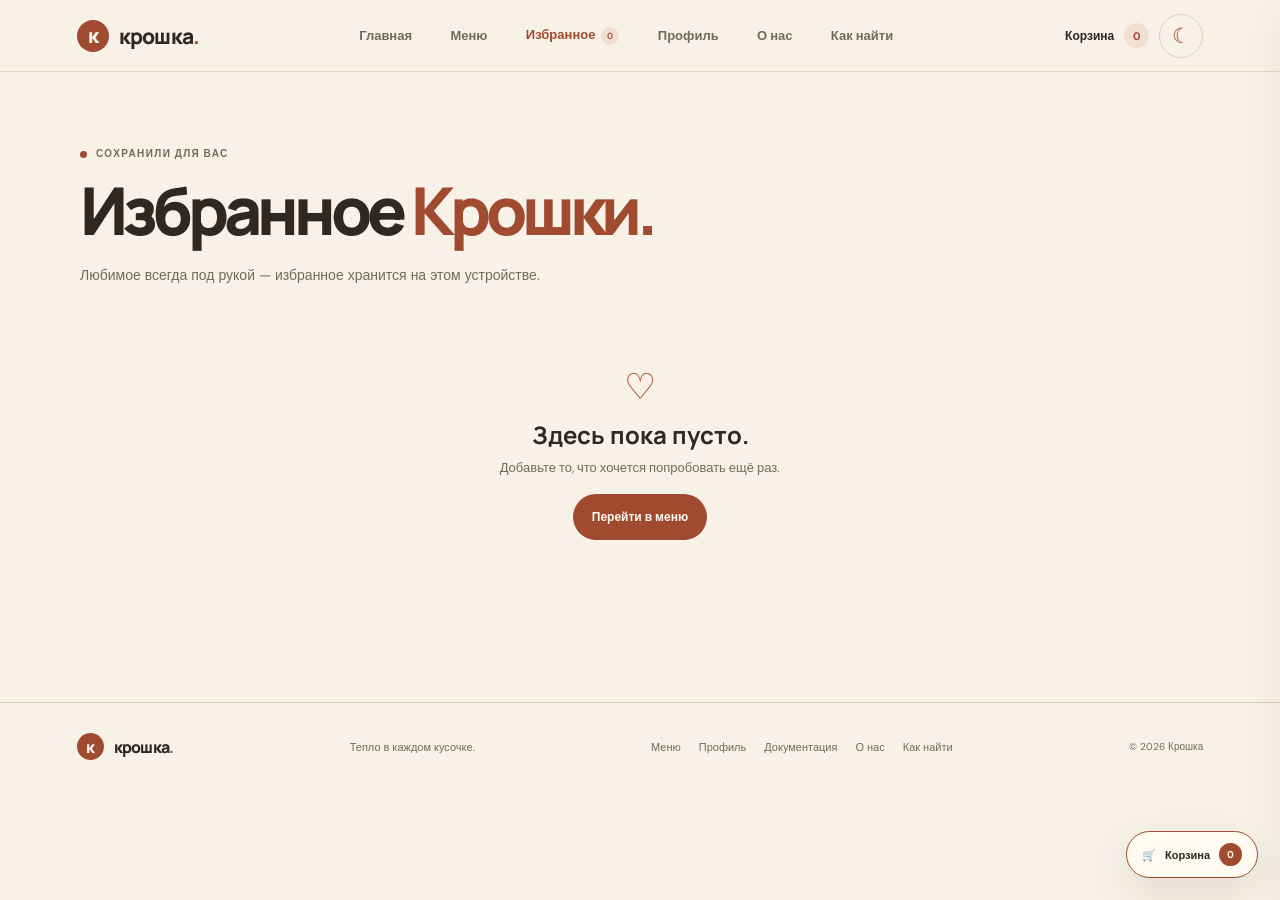
<file: favorites.html>
<!doctype html>
<html lang="ru">
  <head>
    <meta charset="utf-8">
    <meta name="viewport" content="width=device-width, initial-scale=1">
    <meta name="theme-color" content="#f7f1e7">
    <meta name="description" content="Избранные товары кофейни-пекарни Крошка.">
    <meta name="robots" content="noindex,follow">
    <title>Избранное — Крошка</title>
    <link rel="canonical" href="https://elae7.github.io/coffee-shop/favorites.html">
    <link rel="manifest" href="manifest.json">
    <link rel="icon" href="assets/icons/kroshka.svg" type="image/svg+xml">
    <link rel="apple-touch-icon" href="assets/icons/kroshka-180.png">
    <meta property="og:type" content="website">
    <meta property="og:site_name" content="Крошка">
    <meta property="og:title" content="Избранное — Крошка">
    <meta property="og:description" content="Сохранённые в этом браузере любимые товары кофейни-пекарни «Крошка».">
    <meta property="og:url" content="https://elae7.github.io/coffee-shop/favorites.html">
    <meta property="og:image" content="https://elae7.github.io/coffee-shop/assets/images/croissant-coffee.webp">
    <meta property="og:image:alt" content="Круассан и кофе на завтрак">
    <meta name="twitter:card" content="summary_large_image">
    <link rel="preconnect" href="https://fonts.googleapis.com"><link rel="preconnect" href="https://fonts.gstatic.com" crossorigin>
    <link href="https://fonts.googleapis.com/css2?family=DM+Sans:wght@400;500;600;700&family=Manrope:wght@500;600;700;800&display=swap" rel="stylesheet">
    <link rel="stylesheet" href="style.css">
    <script src="menu-data.js" defer></script><script src="js_main1.js" defer></script>
  </head>
  <body>
    <a class="skip-link" href="#main-content">Перейти к содержимому</a>
    <header class="site-header">
      <a class="brand" href="index.html" aria-label="Крошка — на главную"><span class="brand-mark" aria-hidden="true">к</span><span>крошка<span class="brand-period">.</span></span></a>
      <nav class="main-nav" id="main-navigation" aria-label="Основная навигация"><a href="index.html">Главная</a><a href="menu.html">Меню</a><a href="favorites.html" aria-current="page">Избранное <span class="favorites-count" aria-label="Избранных товаров: 0">0</span></a><a href="account.html">Профиль</a><a href="about.html">О нас</a><a href="visit.html">Как найти</a></nav>
      <div class="header-actions"><button class="cart-toggle header-cart" type="button" aria-label="Открыть корзину">Корзина <span class="header-cart-count">0</span></button><button class="theme-toggle icon-button" type="button" aria-label="Включить светлую тему" title="Сменить тему"><span aria-hidden="true">☼</span></button><button class="nav-toggle icon-button" type="button" aria-label="Открыть навигацию" aria-controls="main-navigation" aria-expanded="false"><span aria-hidden="true">☰</span></button></div>
    </header>
    <main id="main-content" class="page-main">
      <section class="page-intro"><p class="eyebrow"><span class="eyebrow-dot"></span> СОХРАНИЛИ ДЛЯ ВАС</p><h1>Избранное <span>Крошки.</span></h1><p>Любимое всегда под рукой — избранное хранится на этом устройстве.</p></section>
      <section class="favorites-page section-wrap">
        <div class="product-grid favorites-grid" data-favorites-grid></div>
        <div class="favorites-empty"><span aria-hidden="true">♡</span><h2>Здесь пока пусто.</h2><p>Добавьте то, что хочется попробовать ещё раз.</p><a class="button button-primary" href="menu.html">Перейти в меню</a></div>
      </section>
    </main>
    <dialog class="product-dialog" aria-labelledby="quick-view-title">
      <div class="product-dialog-panel">
        <button class="icon-button product-dialog-close" type="button" aria-label="Закрыть быстрый просмотр">×</button>
        <div class="quick-view-art"></div>
        <div class="quick-view-content"><p class="eyebrow quick-view-category"></p><h2 class="quick-view-title" id="quick-view-title"></h2><p class="quick-view-description"></p><strong class="quick-view-price"></strong><div class="quick-view-actions"><button class="button button-primary quick-view-add" type="button">Добавить в корзину</button><span class="quick-view-favorite-slot"></span><button class="button button-secondary quick-view-share" type="button">Поделиться</button></div></div>
      </div>
    </dialog>
    <footer class="site-footer"><a class="brand footer-brand" href="index.html"><span class="brand-mark" aria-hidden="true">к</span><span>крошка<span class="brand-period">.</span></span></a><p>Тепло в каждом кусочке.</p><nav aria-label="Документация и страницы"><a href="menu.html">Меню</a><a href="account.html">Профиль</a><a href="docs.html">Документация</a><a href="about.html">О нас</a><a href="visit.html">Как найти</a></nav><span>© <span class="current-year">2026</span> Крошка</span></footer>
    <nav class="mobile-dock" aria-label="Быстрая навигация"><a href="index.html"><span aria-hidden="true">⌂</span><span>Главная</span></a><a href="menu.html"><span aria-hidden="true">☷</span><span>Меню</span></a><a href="favorites.html" aria-current="page"><span aria-hidden="true">♡</span><span>Избранное</span></a><a href="account.html"><span aria-hidden="true">☺</span><span>Профиль</span></a><button class="cart-toggle" type="button" aria-label="Открыть корзину"><span aria-hidden="true">🛒</span><span>Корзина</span></button></nav>
  </body>
</html>
</file>
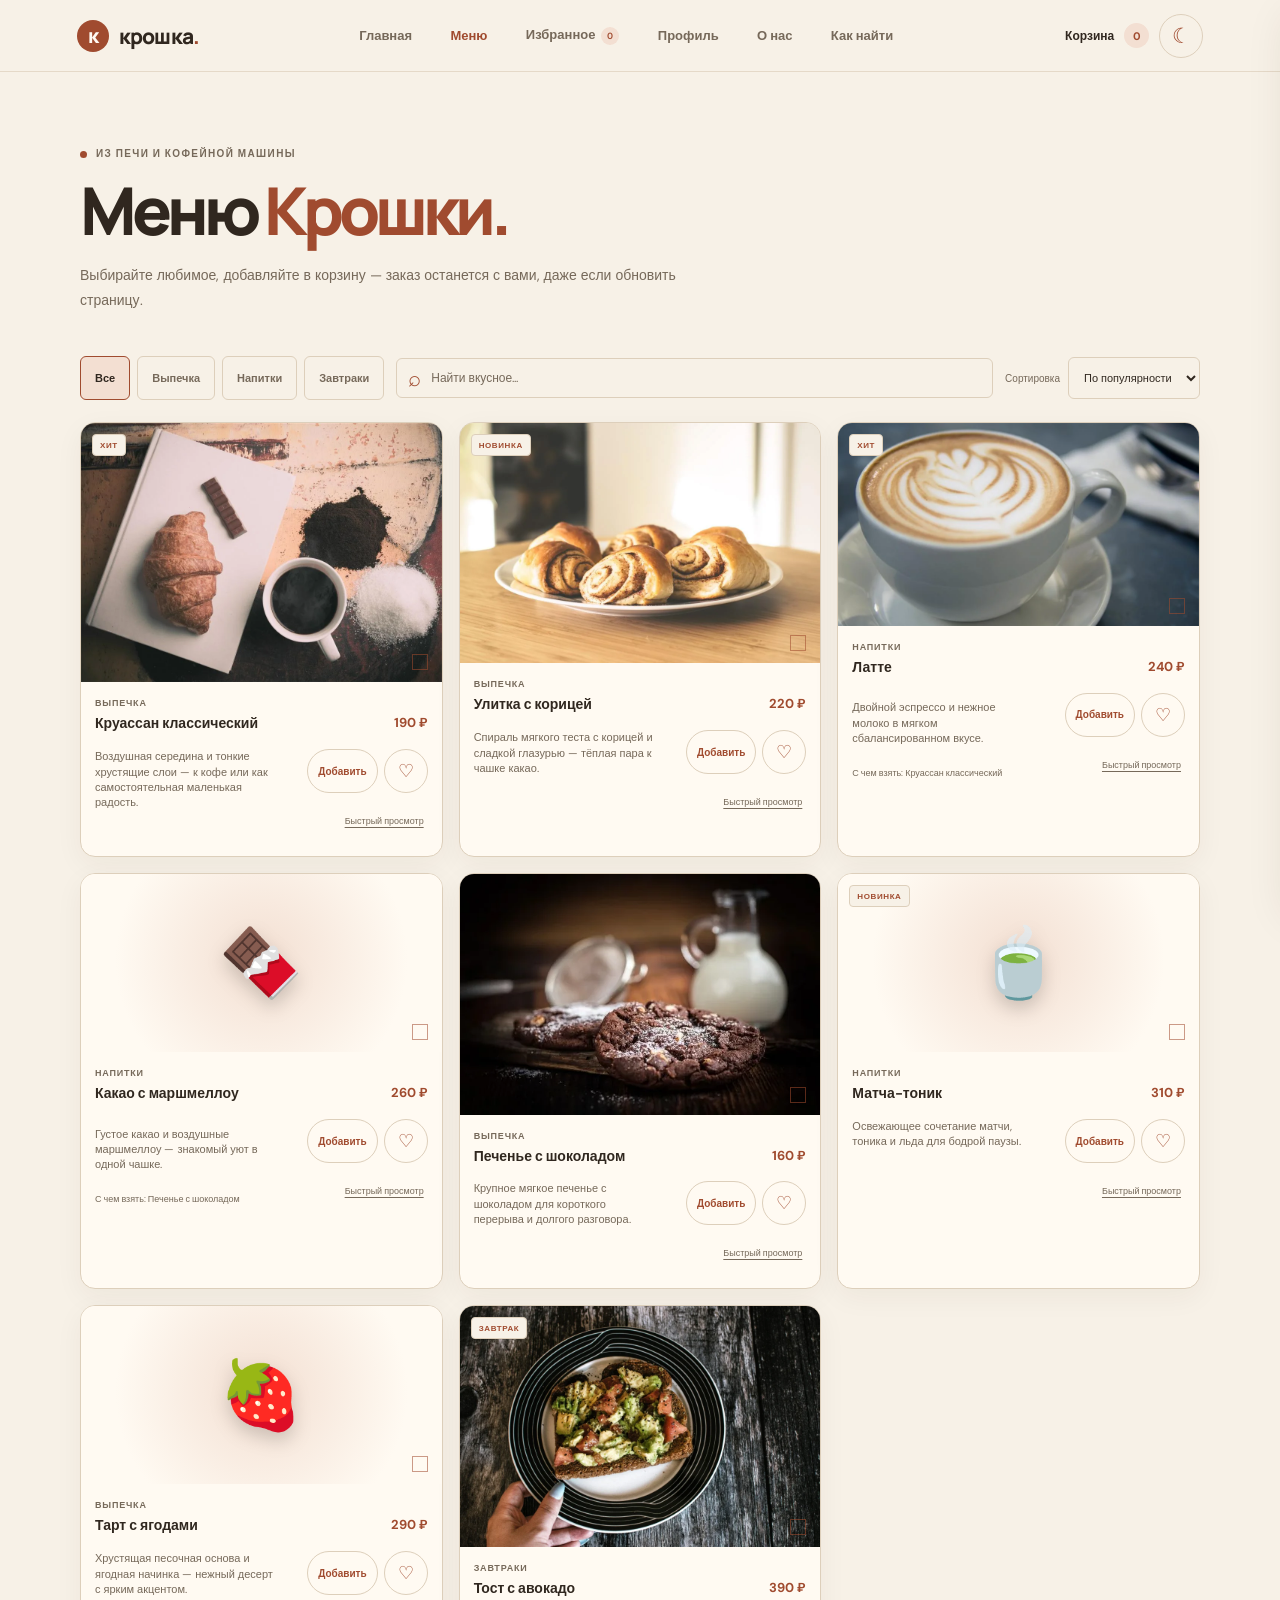
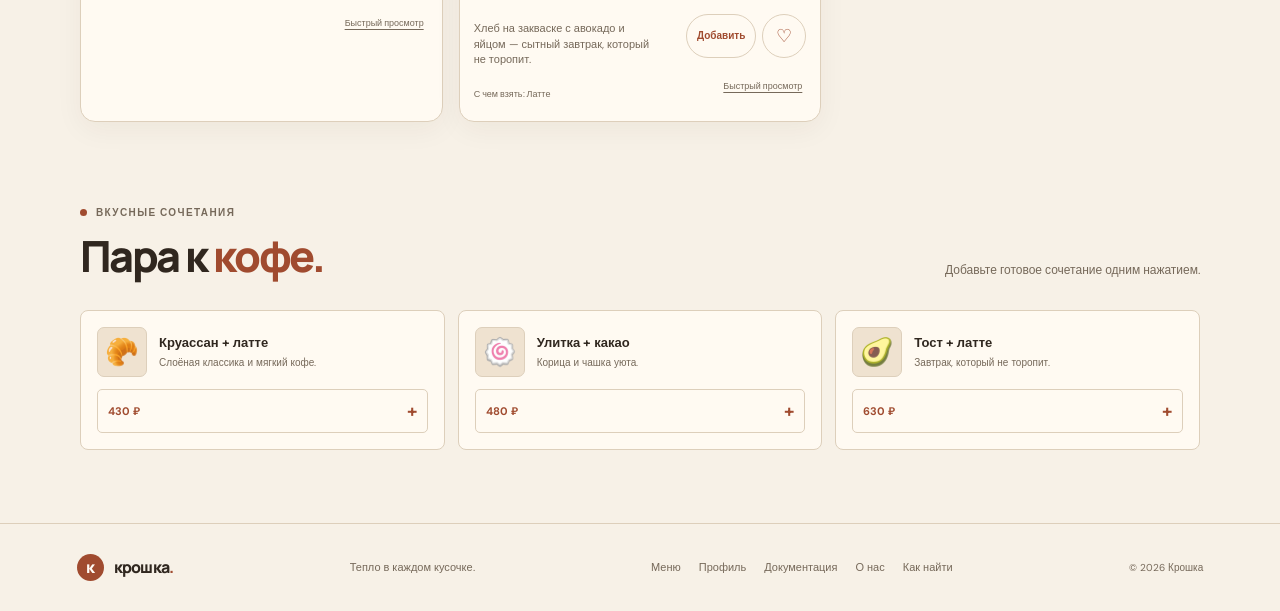
<file: menu.html>
<!doctype html>
<html lang="ru">
  <head>
    <meta charset="utf-8">
    <meta name="viewport" content="width=device-width, initial-scale=1">
    <meta name="theme-color" content="#f7f1e7">
    <meta name="description" content="Меню Крошки: выпечка, напитки и завтраки. Соберите заказ для самовывоза.">
    <title>Меню — Крошка</title>
    <link rel="canonical" href="https://elae7.github.io/coffee-shop/menu.html">
    <link rel="manifest" href="manifest.json">
    <link rel="icon" href="assets/icons/kroshka.svg" type="image/svg+xml">
    <link rel="apple-touch-icon" href="assets/icons/kroshka-180.png">
    <meta property="og:type" content="website">
    <meta property="og:site_name" content="Крошка">
    <meta property="og:title" content="Меню — Крошка">
    <meta property="og:description" content="Выпечка, напитки и завтраки кофейни-пекарни «Крошка».">
    <meta property="og:url" content="https://elae7.github.io/coffee-shop/menu.html">
    <meta property="og:image" content="https://elae7.github.io/coffee-shop/assets/images/croissant-coffee.webp">
    <meta property="og:image:alt" content="Круассан и кофе на завтрак">
    <meta name="twitter:card" content="summary_large_image">
    <link rel="preconnect" href="https://fonts.googleapis.com">
    <link rel="preconnect" href="https://fonts.gstatic.com" crossorigin>
    <link href="https://fonts.googleapis.com/css2?family=DM+Sans:wght@400;500;600;700&family=Manrope:wght@500;600;700;800&display=swap" rel="stylesheet">
    <link rel="stylesheet" href="style.css">
    <script src="menu-data.js" defer></script><script src="js_main1.js" defer></script>
  </head>
  <body>
    <a class="skip-link" href="#main-content">Перейти к содержимому</a>
    <header class="site-header">
      <a class="brand" href="index.html" aria-label="Крошка — на главную"><span class="brand-mark" aria-hidden="true">к</span><span>крошка<span class="brand-period">.</span></span></a>
      <nav class="main-nav" id="main-navigation" aria-label="Основная навигация"><a href="index.html">Главная</a><a href="menu.html" aria-current="page">Меню</a><a href="favorites.html">Избранное <span class="favorites-count" aria-label="Избранных товаров: 0">0</span></a><a href="account.html">Профиль</a><a href="about.html">О нас</a><a href="visit.html">Как найти</a></nav>
      <div class="header-actions"><button class="cart-toggle header-cart" type="button" aria-label="Открыть корзину">Корзина <span class="header-cart-count">0</span></button><button class="theme-toggle icon-button" type="button" aria-label="Включить тёмную тему" title="Сменить тему"><span aria-hidden="true">☾</span></button><button class="nav-toggle icon-button" type="button" aria-label="Открыть навигацию" aria-controls="main-navigation" aria-expanded="false"><span aria-hidden="true">☰</span></button></div>
    </header>
    <main id="main-content" class="page-main">
      <section class="page-intro"><p class="eyebrow"><span class="eyebrow-dot"></span> ИЗ ПЕЧИ И КОФЕЙНОЙ МАШИНЫ</p><h1>Меню <span>Крошки.</span></h1><p>Выбирайте любимое, добавляйте в корзину — заказ останется с вами, даже если обновить страницу.</p></section>
      <section class="menu-page section-wrap" aria-label="Каталог меню">
        <div class="menu-toolbar">
          <div class="category-tabs" role="group" aria-label="Категории меню">
            <button class="category-tab is-active" type="button" data-category="all" aria-pressed="true">Все</button><button class="category-tab" type="button" data-category="bakery" aria-pressed="false">Выпечка</button><button class="category-tab" type="button" data-category="drinks" aria-pressed="false">Напитки</button><button class="category-tab" type="button" data-category="breakfast" aria-pressed="false">Завтраки</button>
          </div>
          <label class="search-field"><span class="visually-hidden">Найти товар по названию</span><span aria-hidden="true">⌕</span><input id="menu-search" type="search" placeholder="Найти вкусное..." autocomplete="off" aria-describedby="search-shortcut"><button class="search-clear" type="button" aria-label="Очистить поиск" hidden>×</button><span id="search-shortcut" class="visually-hidden">Нажмите косую черту, чтобы перейти к поиску.</span></label>
          <label class="sort-field"><span>Сортировка</span><select id="menu-sort"><option value="popular">По популярности</option><option value="price-asc">По цене ↑</option><option value="price-desc">По цене ↓</option><option value="name">По названию</option></select></label>
        </div>
        <p class="visually-hidden" id="menu-result-count" aria-live="polite" aria-atomic="true"></p>
        <div class="product-grid menu-product-grid" data-menu-grid aria-live="polite"></div>
        <p class="no-results" hidden>Ничего не найдено. Попробуйте изменить запрос.</p>
      </section>
      <section class="recommend-section section-wrap" aria-labelledby="recommend-title">
        <div class="section-heading"><div><p class="eyebrow"><span class="eyebrow-dot"></span> ВКУСНЫЕ СОЧЕТАНИЯ</p><h2 id="recommend-title">Пара к <span>кофе.</span></h2></div><p class="section-note">Добавьте готовое сочетание одним нажатием.</p></div>
        <div class="recommend-grid">
          <article class="recommend-card"><span class="recommend-art" aria-hidden="true">🥐</span><div><h3>Круассан + латте</h3><p>Слоёная классика и мягкий кофе.</p></div><button class="recommend-add" type="button" data-combo="croissant,latte">430 ₽ <span aria-hidden="true">+</span></button></article>
          <article class="recommend-card"><span class="recommend-art" aria-hidden="true">🍥</span><div><h3>Улитка + какао</h3><p>Корица и чашка уюта.</p></div><button class="recommend-add" type="button" data-combo="cinnamon,cocoa">480 ₽ <span aria-hidden="true">+</span></button></article>
          <article class="recommend-card"><span class="recommend-art" aria-hidden="true">🥑</span><div><h3>Тост + латте</h3><p>Завтрак, который не торопит.</p></div><button class="recommend-add" type="button" data-combo="toast,latte">630 ₽ <span aria-hidden="true">+</span></button></article>
        </div>
      </section>
      <section class="recently-viewed-section section-wrap" hidden aria-labelledby="recent-title">
        <div class="section-heading"><div><p class="eyebrow">ВАШИ ПОСЛЕДНИЕ ОТКРЫТИЯ</p><h2 id="recent-title">Недавно <span>смотрели.</span></h2></div></div>
        <div class="product-grid recent-product-grid" data-recent-list></div>
      </section>
    </main>
    <dialog class="product-dialog" aria-labelledby="quick-view-title">
      <div class="product-dialog-panel">
        <button class="icon-button product-dialog-close" type="button" aria-label="Закрыть быстрый просмотр">×</button>
        <div class="quick-view-art"></div>
        <div class="quick-view-content"><p class="eyebrow quick-view-category"></p><h2 class="quick-view-title" id="quick-view-title"></h2><p class="quick-view-description"></p><strong class="quick-view-price"></strong>
          <div class="quick-view-actions"><button class="button button-primary quick-view-add" type="button">Добавить в корзину</button><span class="quick-view-favorite-slot"></span><button class="button button-secondary quick-view-share" type="button">Поделиться</button></div>
        </div>
      </div>
    </dialog>
    <footer class="site-footer"><a class="brand footer-brand" href="index.html"><span class="brand-mark" aria-hidden="true">к</span><span>крошка<span class="brand-period">.</span></span></a><p>Тепло в каждом кусочке.</p><nav aria-label="Документация и страницы"><a href="menu.html">Меню</a><a href="account.html">Профиль</a><a href="docs.html">Документация</a><a href="about.html">О нас</a><a href="visit.html">Как найти</a></nav><span>© <span class="current-year">2026</span> Крошка</span></footer>
    <nav class="mobile-dock" aria-label="Быстрая навигация"><a href="index.html"><span aria-hidden="true">⌂</span><span>Главная</span></a><a href="menu.html" aria-current="page"><span aria-hidden="true">☷</span><span>Меню</span></a><a href="favorites.html"><span aria-hidden="true">♡</span><span>Избранное</span></a><a href="account.html"><span aria-hidden="true">☺</span><span>Профиль</span></a><button class="cart-toggle" type="button" aria-label="Открыть корзину"><span aria-hidden="true">🛒</span><span>Корзина</span></button></nav>
  </body>
</html>
</file>
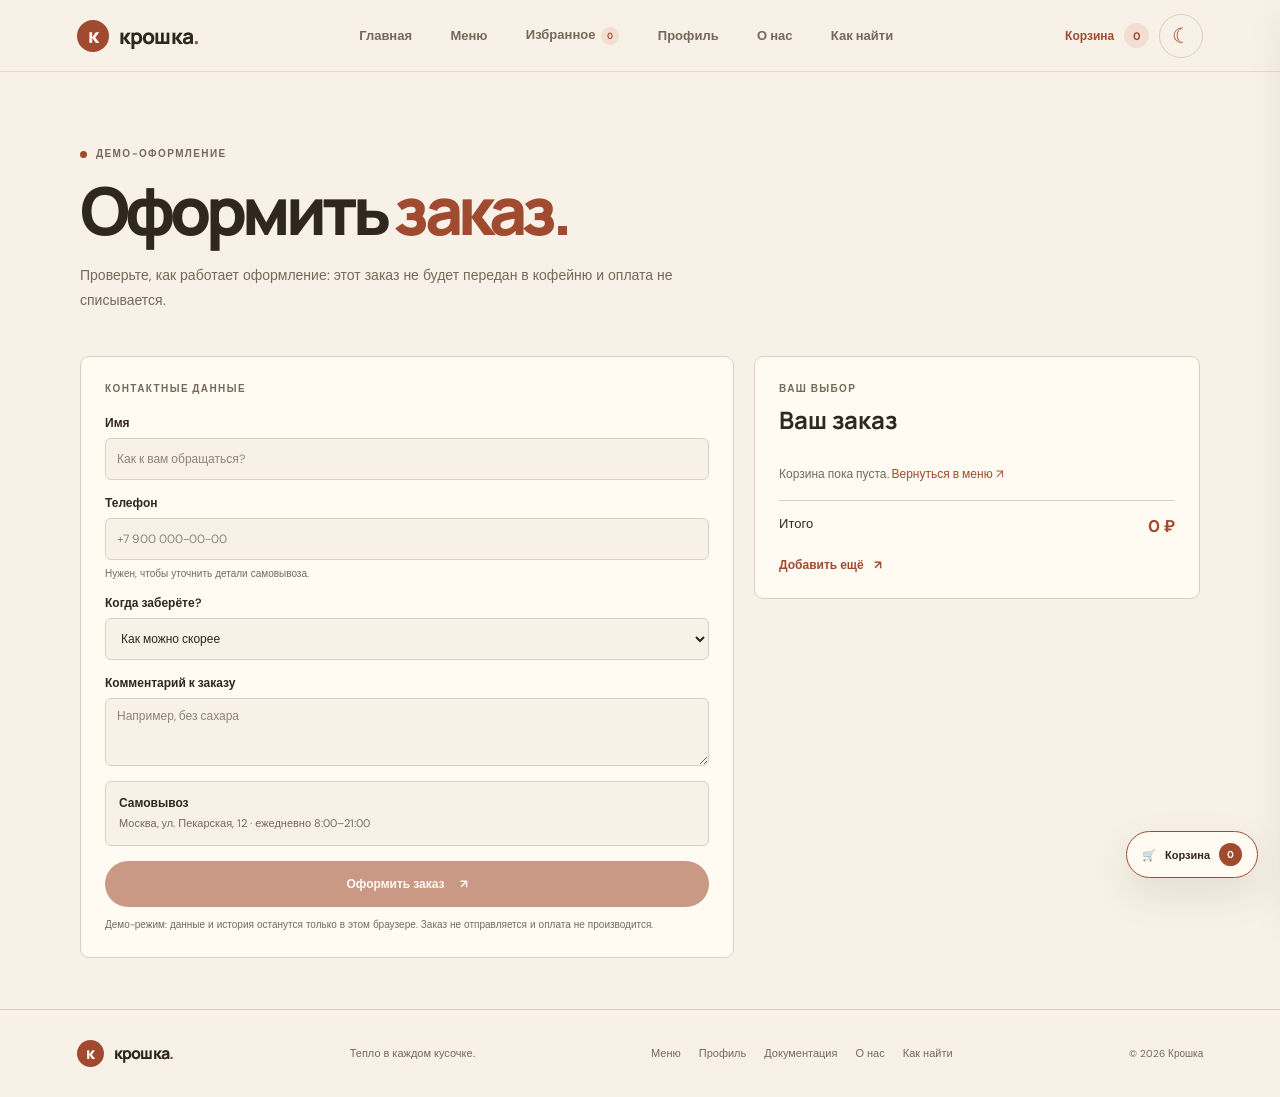
<file: order.html>
<!doctype html>
<html lang="ru">
  <head>
    <meta charset="utf-8">
    <meta name="viewport" content="width=device-width, initial-scale=1">
    <meta name="theme-color" content="#f7f1e7">
    <meta name="description" content="Демо-оформление самовывоза из кофейни-пекарни «Крошка». Заказ не отправляется и не требует оплаты.">
    <meta name="robots" content="noindex,follow">
    <title>Оформление заказа — Крошка</title>
    <link rel="canonical" href="https://elae7.github.io/coffee-shop/order.html">
    <link rel="manifest" href="manifest.json">
    <link rel="icon" href="assets/icons/kroshka.svg" type="image/svg+xml">
    <link rel="apple-touch-icon" href="assets/icons/kroshka-180.png">
    <meta property="og:type" content="website">
    <meta property="og:site_name" content="Крошка">
    <meta property="og:title" content="Демо-оформление заказа — Крошка">
    <meta property="og:description" content="Демонстрация оформления самовывоза. Оплата и отправка заказа не выполняются.">
    <meta property="og:url" content="https://elae7.github.io/coffee-shop/order.html">
    <meta property="og:image" content="https://elae7.github.io/coffee-shop/assets/images/croissant-coffee.webp">
    <meta property="og:image:alt" content="Круассан и кофе на завтрак">
    <meta name="twitter:card" content="summary_large_image">
    <link rel="preconnect" href="https://fonts.googleapis.com"><link rel="preconnect" href="https://fonts.gstatic.com" crossorigin>
    <link href="https://fonts.googleapis.com/css2?family=DM+Sans:wght@400;500;600;700&family=Manrope:wght@500;600;700;800&display=swap" rel="stylesheet">
    <link rel="stylesheet" href="style.css">
    <script src="menu-data.js" defer></script><script src="order-config.js" defer></script><script src="account-db.js" defer></script><script src="js_main1.js" defer></script><script src="order.js" defer></script>
  </head>
  <body>
    <a class="skip-link" href="#main-content">Перейти к содержимому</a>
    <header class="site-header">
      <a class="brand" href="index.html" aria-label="Крошка — на главную"><span class="brand-mark" aria-hidden="true">к</span><span>крошка<span class="brand-period">.</span></span></a>
      <nav class="main-nav" id="main-navigation" aria-label="Основная навигация"><a href="index.html">Главная</a><a href="menu.html">Меню</a><a href="favorites.html">Избранное <span class="favorites-count" aria-label="Избранных товаров: 0">0</span></a><a href="account.html">Профиль</a><a href="about.html">О нас</a><a href="visit.html">Как найти</a></nav>
      <div class="header-actions"><button class="cart-toggle header-cart" type="button" aria-current="page" aria-label="Открыть корзину">Корзина <span class="header-cart-count">0</span></button><button class="theme-toggle icon-button" type="button" aria-label="Включить тёмную тему" title="Сменить тему"><span aria-hidden="true">☾</span></button><button class="nav-toggle icon-button" type="button" aria-label="Открыть навигацию" aria-controls="main-navigation" aria-expanded="false"><span aria-hidden="true">☰</span></button></div>
    </header>
    <main id="main-content" class="page-main">
      <section class="page-intro"><p class="eyebrow"><span class="eyebrow-dot"></span> ДЕМО-ОФОРМЛЕНИЕ</p><h1>Оформить <span>заказ.</span></h1><p>Проверьте, как работает оформление: этот заказ не будет передан в кофейню и оплата не списывается.</p></section>
      <section class="order-layout section-wrap">
        <div class="order-form-panel">
          <p class="eyebrow">КОНТАКТНЫЕ ДАННЫЕ</p>
          <form id="order-form">
            <p class="profile-prefill-note" hidden>Контакты подставлены из локального профиля. <a href="account.html">Изменить профиль ↗</a></p>
            <label class="form-field">Имя<input name="customerName" type="text" autocomplete="name" required maxlength="80" placeholder="Как к вам обращаться?"></label>
            <label class="form-field">Телефон<input name="phone" type="tel" autocomplete="tel" inputmode="tel" required maxlength="24" placeholder="+7 900 000-00-00" aria-describedby="phone-help"><span id="phone-help" class="field-help">Нужен, чтобы уточнить детали самовывоза.</span></label>
            <label class="form-field">Когда заберёте?<select name="pickupTime" required><option value="Как можно скорее">Как можно скорее</option><option>12:00</option><option>12:30</option><option>13:00</option><option>13:30</option><option>14:00</option><option>14:30</option><option>15:00</option><option>15:30</option><option>16:00</option><option>16:30</option><option>17:00</option><option>17:30</option><option>18:00</option><option>18:30</option><option>19:00</option><option>19:30</option><option>20:00</option></select></label>
            <label class="form-field">Комментарий к заказу <textarea name="comment" rows="3" maxlength="500" placeholder="Например, без сахара"></textarea></label>
            <p class="pickup-note"><strong>Самовывоз</strong><span>Москва, ул. Пекарская, 12 · ежедневно 8:00–21:00</span></p>
            <label class="form-consent" hidden><input name="dataConsent" type="checkbox"><span>Согласен(на) передать контактные данные и состав заказа сервису Formspree для оформления.</span></label>
            <p class="form-message" role="status" aria-live="polite" hidden></p>
            <button class="button button-primary submit-order" type="submit" disabled>Оформить заказ <span aria-hidden="true">↗</span></button>
            <p class="endpoint-note" aria-live="polite">Демо-режим: данные и история останутся только в этом браузере. Заказ не отправляется и оплата не производится.</p>
          </form>
        </div>
        <aside class="order-summary-panel" aria-labelledby="order-summary-title"><p class="eyebrow">ВАШ ВЫБОР</p><h2 id="order-summary-title">Ваш заказ</h2><ul class="order-summary-list"></ul><p class="order-empty" hidden>Корзина пока пуста. <a href="menu.html">Вернуться в меню ↗</a></p><div class="order-total"><span>Итого</span><strong>0 ₽</strong></div><a class="text-link" href="menu.html">Добавить ещё <span aria-hidden="true">↗</span></a></aside>
      </section>
      <section class="order-success section-wrap" hidden aria-labelledby="success-title">
        <span class="success-icon" aria-hidden="true">✓</span><p class="eyebrow">КВЕСТ ВЫПОЛНЕН</p><h2 id="success-title">Заказ собран!</h2><p class="success-caption"></p>
        <ol class="order-progress" aria-label="Статус заказа" aria-live="polite">
          <li data-order-status="created"><span>1</span><strong>Создан</strong></li>
          <li data-order-status="sent"><span>2</span><strong>Отправлен</strong></li>
          <li data-order-status="ready"><span>3</span><strong>Готов</strong></li>
        </ol>
        <p class="order-status-note"></p><button class="button button-secondary advance-order-status" type="button" hidden></button><p class="success-action-message" role="status" aria-live="polite" hidden></p>
        <div class="success-details"><span>Номер заказа</span><strong class="success-order-number"></strong><span>Итого</span><strong class="success-total"></strong></div>
        <div class="success-actions"><button class="button button-secondary copy-order" type="button">Скопировать заказ</button><button class="button button-secondary share-order" type="button">Поделиться заказом</button><a class="button button-primary" href="menu.html">Вернуться в меню</a><a class="text-link" href="index.html">На главную</a></div>
      </section>
      <section class="last-order section-wrap" hidden aria-labelledby="last-order-title"><p class="eyebrow">СОХРАНЕНО НА ЭТОМ УСТРОЙСТВЕ</p><h2 id="last-order-title">Последний заказ <span class="last-order-number"></span></h2><p><span class="last-order-date"></span> · <span class="last-order-items"></span> · <strong class="last-order-total"></strong> · <span class="last-order-status"></span></p></section>
    </main>
    <footer class="site-footer"><a class="brand footer-brand" href="index.html"><span class="brand-mark" aria-hidden="true">к</span><span>крошка<span class="brand-period">.</span></span></a><p>Тепло в каждом кусочке.</p><nav aria-label="Документация и страницы"><a href="menu.html">Меню</a><a href="account.html">Профиль</a><a href="docs.html">Документация</a><a href="about.html">О нас</a><a href="visit.html">Как найти</a></nav><span>© <span class="current-year">2026</span> Крошка</span></footer>
    <nav class="mobile-dock" aria-label="Быстрая навигация"><a href="index.html"><span aria-hidden="true">⌂</span><span>Главная</span></a><a href="menu.html"><span aria-hidden="true">☷</span><span>Меню</span></a><a href="favorites.html"><span aria-hidden="true">♡</span><span>Избранное</span></a><a href="account.html"><span aria-hidden="true">☺</span><span>Профиль</span></a><button class="cart-toggle" type="button" aria-current="page" aria-label="Открыть корзину"><span aria-hidden="true">🛒</span><span>Корзина</span></button></nav>
  </body>
</html>
</file>
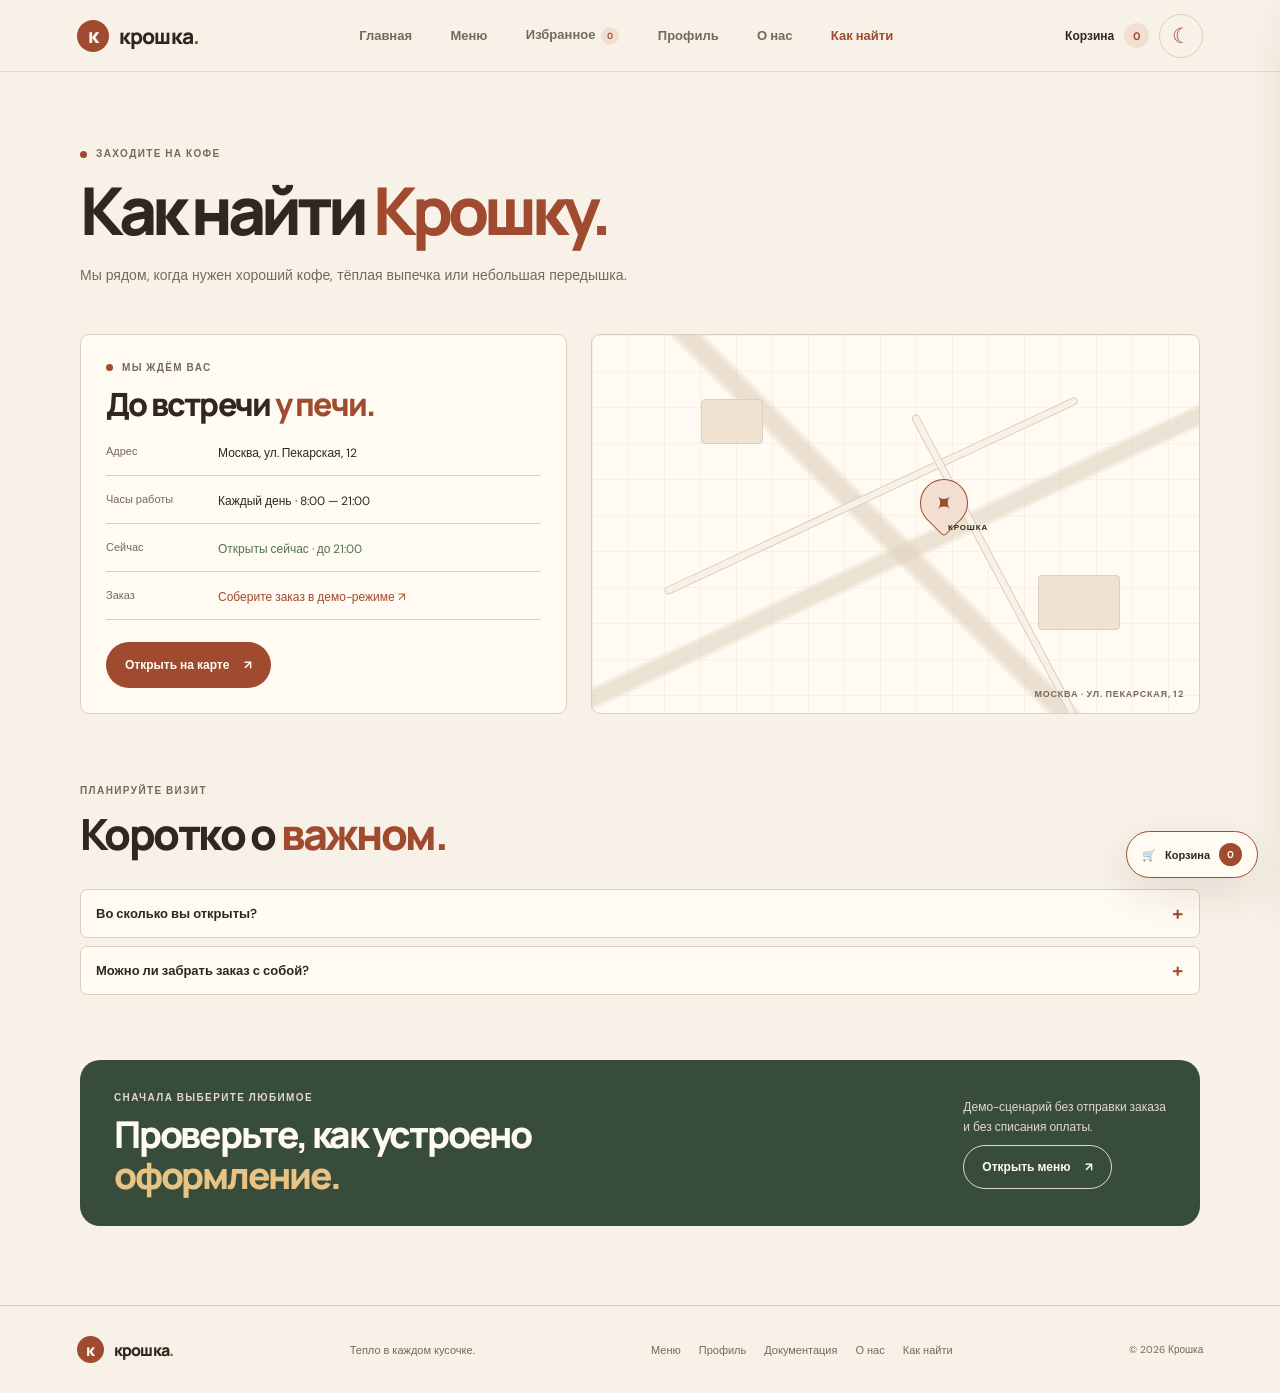
<file: visit.html>
<!doctype html>
<html lang="ru">
  <head>
    <meta charset="utf-8">
    <meta name="viewport" content="width=device-width, initial-scale=1">
    <meta name="theme-color" content="#f7f1e7">
    <meta name="description" content="Адрес и часы работы кофейни-пекарни Крошка в Москве.">
    <title>Как найти — Крошка</title>
    <link rel="canonical" href="https://elae7.github.io/coffee-shop/visit.html">
    <link rel="manifest" href="manifest.json">
    <link rel="icon" href="assets/icons/kroshka.svg" type="image/svg+xml">
    <link rel="apple-touch-icon" href="assets/icons/kroshka-180.png">
    <meta property="og:type" content="website">
    <meta property="og:site_name" content="Крошка">
    <meta property="og:title" content="Как найти — Крошка">
    <meta property="og:description" content="Адрес и время работы кофейни-пекарни «Крошка» в Москве.">
    <meta property="og:url" content="https://elae7.github.io/coffee-shop/visit.html">
    <meta property="og:image" content="https://elae7.github.io/coffee-shop/assets/images/croissant-coffee.webp">
    <meta property="og:image:alt" content="Круассан и кофе на завтрак">
    <meta name="twitter:card" content="summary_large_image">
    <link rel="preconnect" href="https://fonts.googleapis.com"><link rel="preconnect" href="https://fonts.gstatic.com" crossorigin>
    <link href="https://fonts.googleapis.com/css2?family=DM+Sans:wght@400;500;600;700&family=Manrope:wght@500;600;700;800&display=swap" rel="stylesheet">
    <link rel="stylesheet" href="style.css">
    <script src="menu-data.js" defer></script><script src="js_main1.js" defer></script>
  </head>
  <body>
    <a class="skip-link" href="#main-content">Перейти к содержимому</a>
    <header class="site-header">
      <a class="brand" href="index.html" aria-label="Крошка — на главную"><span class="brand-mark" aria-hidden="true">к</span><span>крошка<span class="brand-period">.</span></span></a>
      <nav class="main-nav" id="main-navigation" aria-label="Основная навигация"><a href="index.html">Главная</a><a href="menu.html">Меню</a><a href="favorites.html">Избранное <span class="favorites-count" aria-label="Избранных товаров: 0">0</span></a><a href="account.html">Профиль</a><a href="about.html">О нас</a><a href="visit.html" aria-current="page">Как найти</a></nav>
      <div class="header-actions"><button class="cart-toggle header-cart" type="button" aria-label="Открыть корзину">Корзина <span class="header-cart-count">0</span></button><button class="theme-toggle icon-button" type="button" aria-label="Включить тёмную тему" title="Сменить тему"><span aria-hidden="true">☾</span></button><button class="nav-toggle icon-button" type="button" aria-label="Открыть навигацию" aria-controls="main-navigation" aria-expanded="false"><span aria-hidden="true">☰</span></button></div>
    </header>
    <main id="main-content" class="page-main">
      <section class="page-intro"><p class="eyebrow"><span class="eyebrow-dot"></span> ЗАХОДИТЕ НА КОФЕ</p><h1>Как найти <span>Крошку.</span></h1><p>Мы рядом, когда нужен хороший кофе, тёплая выпечка или небольшая передышка.</p></section>
      <section class="visit-page section-wrap">
        <div class="visit-info-card"><p class="eyebrow"><span class="eyebrow-dot"></span> МЫ ЖДЁМ ВАС</p><h2>До встречи <span>у печи.</span></h2>
          <dl class="visit-list"><div><dt>Адрес</dt><dd>Москва, ул. Пекарская, 12</dd></div><div><dt>Часы работы</dt><dd>Каждый день · 8:00 — 21:00</dd></div><div><dt>Сейчас</dt><dd data-open-status>Каждый день · 8:00 — 21:00</dd></div><div><dt>Заказ</dt><dd><a href="menu.html">Соберите заказ в демо-режиме ↗</a></dd></div></dl>
          <a class="button button-primary" href="https://maps.google.com/?q=Москва+ул.+Пекарская+12" target="_blank" rel="noopener noreferrer">Открыть на карте <span aria-hidden="true">↗</span></a>
        </div>
        <div class="map-card" role="img" aria-label="Схематичная карта с отметкой кофейни Крошка"><span class="map-road map-road-one"></span><span class="map-road map-road-two"></span><span class="map-block map-block-one"></span><span class="map-block map-block-two"></span><span class="map-pin" aria-hidden="true">✦<small>КРОШКА</small></span><span class="map-caption">МОСКВА · УЛ. ПЕКАРСКАЯ, 12</span></div>
      </section>
      <section class="faq-section section-wrap" aria-labelledby="visit-faq-title">
        <div class="section-heading"><div><p class="eyebrow">ПЛАНИРУЙТЕ ВИЗИТ</p><h2 id="visit-faq-title">Коротко о <span>важном.</span></h2></div></div>
        <div class="faq-list"><details><summary>Во сколько вы открыты?</summary><p>Каждый день с 8:00 до 21:00.</p></details><details><summary>Можно ли забрать заказ с собой?</summary><p>Да, на сайте можно собрать заказ для самовывоза. Сейчас checkout работает в демо-режиме и не отправляет заказ в кофейню.</p></details></div>
      </section>
      <section class="visit-band section-wrap"><div><p class="eyebrow">СНАЧАЛА ВЫБЕРИТЕ ЛЮБИМОЕ</p><h2>Проверьте, как устроено <span>оформление.</span></h2></div><div class="visit-band-details"><p>Демо-сценарий без отправки заказа<br>и без списания оплаты.</p><a class="button button-secondary" href="menu.html">Открыть меню <span aria-hidden="true">↗</span></a></div></section>
    </main>
    <footer class="site-footer"><a class="brand footer-brand" href="index.html"><span class="brand-mark" aria-hidden="true">к</span><span>крошка<span class="brand-period">.</span></span></a><p>Тепло в каждом кусочке.</p><nav aria-label="Документация и страницы"><a href="menu.html">Меню</a><a href="account.html">Профиль</a><a href="docs.html">Документация</a><a href="about.html">О нас</a><a href="visit.html">Как найти</a></nav><span>© <span class="current-year">2026</span> Крошка</span></footer>
    <nav class="mobile-dock" aria-label="Быстрая навигация"><a href="index.html"><span aria-hidden="true">⌂</span><span>Главная</span></a><a href="menu.html"><span aria-hidden="true">☷</span><span>Меню</span></a><a href="favorites.html"><span aria-hidden="true">♡</span><span>Избранное</span></a><a href="account.html"><span aria-hidden="true">☺</span><span>Профиль</span></a><button class="cart-toggle" type="button" aria-label="Открыть корзину"><span aria-hidden="true">🛒</span><span>Корзина</span></button></nav>
  </body>
</html>
</file>
<file: style.css>
:root {
  color-scheme: light;
  --bg: #f7f1e7;
  --surface: #fffaf2;
  --surface-raised: #efe2d0;
  --text: #30271f;
  --muted: #76695a;
  --line: #ddcfbb;
  --accent: #a04b2f;
  --accent-ink: #fffaf4;
  --soft-accent: #f3dfd2;
  --good: #53734e;
  --danger: #a44330;
  --shadow: 0 16px 40px rgb(56 37 23 / 10%);
  font-family: "DM Sans", sans-serif;
  font-synthesis: none;
  text-rendering: optimizeLegibility;
  -webkit-font-smoothing: antialiased;
}

:root[data-theme="dark"] {
  color-scheme: dark;
  --bg: #211b16;
  --surface: #2b241d;
  --surface-raised: #352b22;
  --text: #f4ecdf;
  --muted: #b7a894;
  --line: #514333;
  --accent: #d5a753;
  --accent-ink: #241b10;
  --soft-accent: #493822;
  --good: #a8b487;
  --danger: #e08a74;
  --shadow: 0 16px 40px rgb(0 0 0 / 20%);
}

* { box-sizing: border-box; }
html { min-width: 320px; scroll-behavior: smooth; scroll-padding-top: 92px; }
body { min-width: 320px; margin: 0; background: var(--bg); color: var(--text); transition: background-color .25s ease, color .25s ease; }
body.cart-open { overflow: hidden; }
button, input, select, textarea { font: inherit; }
button, a { -webkit-tap-highlight-color: transparent; }
a { color: inherit; text-decoration: none; }
button { color: inherit; }
button:focus-visible, a:focus-visible, input:focus-visible, select:focus-visible, textarea:focus-visible, summary:focus-visible { outline: 3px solid var(--accent); outline-offset: 3px; }
::selection { background: var(--accent); color: var(--accent-ink); }
[hidden] { display: none !important; }
.visually-hidden { position: absolute; width: 1px; height: 1px; overflow: hidden; clip: rect(0, 0, 0, 0); white-space: nowrap; clip-path: inset(50%); }
.skip-link { position: fixed; z-index: 50; top: 12px; left: 12px; padding: 12px 16px; transform: translateY(-160%); border-radius: 8px; background: var(--text); color: var(--bg); }
.skip-link:focus { transform: translateY(0); }

.site-header { position: sticky; z-index: 20; top: 0; display: flex; min-height: 72px; align-items: center; justify-content: space-between; gap: 24px; padding: 0 clamp(20px, 6vw, 88px); border-bottom: 1px solid var(--line); background: color-mix(in srgb, var(--bg) 94%, transparent); backdrop-filter: blur(12px); }
.brand { display: inline-flex; flex: 0 0 auto; align-items: center; gap: 10px; font-family: Manrope, sans-serif; font-size: 21px; font-weight: 800; letter-spacing: -.8px; }
.brand-mark { display: grid; width: 32px; height: 32px; place-items: center; border: 1px solid var(--accent); border-radius: 8px 8px 8px 2px; background: var(--soft-accent); color: var(--accent); font-family: Manrope, sans-serif; font-size: 20px; }
.brand-period { color: var(--accent); }
.main-nav { display: flex; align-items: center; gap: clamp(18px, 3vw, 40px); margin: 0 auto; color: var(--muted); font-size: 13px; font-weight: 600; }
.main-nav a { padding: 9px 0; transition: color .18s ease; }
.main-nav a:hover, .main-nav a[aria-current="page"] { color: var(--accent); }
.main-nav a[aria-current="page"] { box-shadow: inset 0 -1px var(--accent); }
.header-actions { display: flex; flex: 0 0 auto; align-items: center; gap: 10px; }
.header-cart { display: inline-flex; align-items: center; gap: 10px; padding: 8px 0 8px 12px; border: 0; background: transparent; color: var(--text); cursor: pointer; font-size: 12px; font-weight: 700; }
.header-cart-count, .cart-count { display: inline-grid; min-width: 25px; height: 25px; place-items: center; padding: 0 5px; border-radius: 999px; background: var(--soft-accent); color: var(--accent); font-size: 11px; font-weight: 700; }
.header-cart[aria-current="page"] { color: var(--accent); }
.icon-button { display: grid; width: 38px; height: 38px; place-items: center; border: 1px solid var(--line); border-radius: 50%; background: transparent; cursor: pointer; }
.icon-button:hover { background: var(--surface-raised); }
.theme-toggle { color: var(--accent); font-size: 21px; }
.nav-toggle { display: none; }

.hero { position: relative; display: grid; min-height: 545px; grid-template-columns: minmax(0, 1fr) minmax(310px, .82fr); align-items: center; gap: 30px; overflow: hidden; padding: 70px clamp(24px, 10vw, 150px); }
.hero::before { position: absolute; top: -180px; right: 15%; width: 520px; height: 520px; border: 1px solid rgb(213 167 83 / 10%); border-radius: 50%; content: ""; pointer-events: none; }
.hero-copy { position: relative; z-index: 1; max-width: 610px; }
.eyebrow { display: flex; align-items: center; gap: 9px; margin: 0; color: var(--muted); font-size: 10px; font-weight: 700; letter-spacing: 1.4px; line-height: 1.6; }
.eyebrow-dot, .status-dot { width: 7px; height: 7px; flex: 0 0 auto; border-radius: 50%; background: var(--accent); }
.hero h1, .page-intro h1 { max-width: 700px; margin: 23px 0 18px; font-family: Manrope, sans-serif; font-size: clamp(46px, 6.5vw, 78px); font-weight: 800; letter-spacing: -.075em; line-height: 1.04; }
.hero h1 span, .page-intro h1 span, .section-heading h2 span, .split-copy h2 span, .visit-band h2 span, .story-feature h2 span, .visit-info-card h2 span, .principle-quote span { color: var(--accent); }
.hero-description { max-width: 430px; margin: 0 0 26px; color: var(--muted); font-size: 15px; line-height: 1.8; }
.hero-actions, .success-actions { display: flex; flex-wrap: wrap; align-items: center; gap: 12px; }
.button { display: inline-flex; min-height: 46px; align-items: center; justify-content: center; gap: 15px; padding: 0 18px; border: 1px solid transparent; border-radius: 6px; cursor: pointer; font-size: 12px; font-weight: 700; transition: transform .18s ease, background-color .18s ease, border-color .18s ease; }
.button:hover:not(:disabled) { transform: translateY(-2px); }
.button-primary { background: var(--accent); color: var(--accent-ink); }
.button-primary:hover:not(:disabled) { filter: brightness(1.08); }
.button-secondary { border-color: var(--line); background: transparent; color: var(--text); }
.button-secondary:hover:not(:disabled) { border-color: var(--accent); background: var(--soft-accent); }
.button:disabled { cursor: not-allowed; opacity: .55; }
.hero-hours { display: flex; align-items: center; gap: 9px; margin: 24px 0 0; color: var(--muted); font-size: 12px; }
.hero-hours .is-open, [data-open-status].is-open { color: var(--good); }
.hero-art { position: relative; display: grid; min-height: 340px; place-items: center; }
.art-sun { position: absolute; width: min(29vw, 330px); aspect-ratio: 1; border: 1px solid rgb(213 167 83 / 32%); border-radius: 50%; background: radial-gradient(circle, var(--soft-accent), transparent 68%); }
.hero-cup { position: relative; z-index: 1; display: grid; width: 190px; height: 190px; place-items: center; border: 1px solid var(--line); border-radius: 50%; background: var(--surface-raised); box-shadow: var(--shadow); font-size: 90px; }
.hero-pastry { position: absolute; z-index: 2; right: 10%; bottom: 14%; display: grid; width: 94px; height: 94px; place-items: center; border: 1px solid var(--line); border-radius: 50%; background: var(--surface); font-size: 53px; transform: rotate(11deg); }
.pixel-mark { position: absolute; top: 17%; left: 12%; color: var(--accent); font-size: 25px; }
.art-caption { position: absolute; right: 3%; top: 22%; color: var(--muted); font-size: 9px; font-weight: 700; letter-spacing: 1px; line-height: 1.6; }

.section-wrap { width: min(1120px, calc(100% - 48px)); margin-right: auto; margin-left: auto; }
.popular-section { padding-top: 54px; padding-bottom: 72px; }
.section-heading { display: flex; align-items: end; justify-content: space-between; gap: 24px; margin-bottom: 25px; }
.section-heading h2, .split-copy h2, .visit-band h2, .story-feature h2, .visit-info-card h2 { margin: 11px 0 0; font-family: Manrope, sans-serif; font-size: clamp(29px, 4vw, 43px); font-weight: 800; letter-spacing: -.055em; line-height: 1.12; }
.text-link { display: inline-flex; align-items: center; gap: 10px; color: var(--accent); font-size: 12px; font-weight: 700; }
.text-link:hover { text-decoration: underline; text-underline-offset: 4px; }
.product-grid { display: grid; grid-template-columns: repeat(4, minmax(0, 1fr)); gap: 16px; }
.product-card { min-width: 0; overflow: hidden; border: 1px solid var(--line); border-radius: 9px; background: var(--surface); transition: border-color .2s ease, transform .2s ease; }
.product-card:hover { transform: translateY(-3px); border-color: var(--accent); }
.product-art { position: relative; display: grid; min-height: 150px; place-items: center; overflow: hidden; background: radial-gradient(circle at 50% 48%, var(--soft-accent), var(--surface) 72%); }
.product-art::after { position: absolute; right: 14px; bottom: 12px; width: 14px; height: 14px; border: 1px solid var(--accent); content: ""; opacity: .55; }
.product-art-icon { font-size: 67px; filter: drop-shadow(0 8px 9px rgb(0 0 0 / 17%)); }
.product-badge { position: absolute; top: 11px; left: 11px; padding: 5px 7px; border: 1px solid var(--line); border-radius: 4px; background: var(--bg); color: var(--accent); font-size: 8px; font-weight: 700; letter-spacing: .6px; text-transform: uppercase; }
.product-details { display: grid; grid-template-columns: 1fr auto; align-items: start; gap: 5px 8px; padding: 15px 14px 9px; }
.product-kind { grid-column: 1 / -1; margin: 0; color: var(--muted); font-size: 9px; font-weight: 700; letter-spacing: .8px; text-transform: uppercase; }
.product-details h3 { margin: 0; font-size: 14px; line-height: 1.35; }
.product-price { color: var(--accent); font-size: 13px; white-space: nowrap; }
.product-footer { display: grid; min-height: 54px; grid-template-columns: minmax(0, 1fr) auto; align-items: center; gap: 5px 8px; padding: 7px 14px 13px; }
.product-footer p { max-width: 190px; margin: 0; color: var(--muted); font-size: 11px; line-height: 1.4; }
.add-button { min-height: 34px; flex: 0 0 auto; padding: 0 10px; border: 1px solid var(--line); border-radius: 5px; background: transparent; color: var(--accent); cursor: pointer; font-size: 10px; font-weight: 700; }
.add-button:hover { border-color: var(--accent); background: var(--soft-accent); }

.quest-section { padding-bottom: 68px; }
.quest-card { display: flex; align-items: center; gap: 22px; padding: 25px 28px; border: 1px dashed color-mix(in srgb, var(--accent) 55%, var(--line)); border-radius: 10px; background: color-mix(in srgb, var(--soft-accent) 55%, var(--surface)); }
.quest-icon { display: grid; width: 54px; height: 54px; flex: 0 0 auto; place-items: center; border: 1px solid var(--accent); border-radius: 9px; color: var(--accent); font-size: 28px; }
.quest-card > div { flex: 1; }
.quest-card h2 { margin: 4px 0; font-family: Manrope, sans-serif; font-size: 20px; }
.quest-card p:last-child { margin: 0; color: var(--muted); font-size: 12px; }
.split-section { display: grid; grid-template-columns: 1fr .8fr; align-items: center; gap: 9%; padding-top: 45px; padding-bottom: 78px; }
.split-copy { max-width: 570px; }
.split-copy h2 { margin: 14px 0; }
.split-copy > p:not(.eyebrow) { max-width: 490px; margin-bottom: 18px; color: var(--muted); font-size: 14px; line-height: 1.8; }
.split-art { position: relative; display: grid; min-height: 230px; place-items: center; overflow: hidden; border: 1px solid var(--line); border-radius: 10px; background: linear-gradient(140deg, var(--surface-raised), var(--surface)); }
.split-art::before, .story-illustration::before { position: absolute; inset: 14px; border: 1px solid color-mix(in srgb, var(--accent) 35%, transparent); border-radius: 7px; content: ""; pointer-events: none; }
.split-art > span { font-size: 88px; }
.split-art i { position: absolute; right: 18px; bottom: 17px; color: var(--accent); font-size: 9px; font-style: normal; font-weight: 700; letter-spacing: 1px; line-height: 1.6; }
.visit-band { display: flex; align-items: center; justify-content: space-between; gap: 24px; margin-bottom: 78px; padding: 30px 34px; border: 1px solid var(--line); border-radius: 10px; background: var(--surface); }
.visit-band h2 { max-width: 580px; margin-top: 8px; font-size: clamp(25px, 3.5vw, 37px); }
.visit-band-details { display: grid; justify-items: start; gap: 8px; }
.visit-band-details p { margin: 0; color: var(--muted); font-size: 12px; line-height: 1.7; }

.page-main { min-height: 70vh; padding-bottom: 1px; }
.page-intro { width: min(1120px, calc(100% - 48px)); margin: 0 auto; padding: 74px 0 28px; }
.page-intro h1 { margin-top: 14px; font-size: clamp(43px, 6vw, 66px); }
.page-intro > p:last-child { max-width: 630px; margin: 0; color: var(--muted); font-size: 14px; line-height: 1.8; }
.menu-page { padding-top: 15px; padding-bottom: 55px; }
.menu-toolbar { display: flex; flex-wrap: wrap; align-items: center; gap: 12px; margin-bottom: 22px; }
.category-tabs { display: flex; flex-wrap: wrap; gap: 7px; }
.category-tab { min-height: 38px; padding: 0 14px; border: 1px solid var(--line); border-radius: 6px; background: transparent; color: var(--muted); cursor: pointer; font-size: 11px; font-weight: 600; }
.category-tab:hover, .category-tab.is-active { border-color: var(--accent); background: var(--soft-accent); color: var(--text); }
.search-field { display: flex; min-height: 40px; flex: 1 1 200px; align-items: center; gap: 8px; padding: 0 11px; border: 1px solid var(--line); border-radius: 6px; color: var(--accent); }
.search-field > span:not(.visually-hidden) { font-size: 22px; }
.search-field input { width: 100%; min-width: 0; border: 0; outline: 0; background: transparent; color: var(--text); font-size: 12px; }
.search-field input::placeholder { color: var(--muted); }
.search-clear { display: grid; width: 36px; height: 36px; flex: 0 0 auto; place-items: center; border: 0; border-radius: 50%; background: transparent; color: var(--muted); cursor: pointer; font-size: 21px; }
.search-clear:hover { background: var(--soft-accent); color: var(--text); }
.sort-field { display: flex; align-items: center; gap: 8px; color: var(--muted); font-size: 10px; }
.sort-field select, .form-field input, .form-field select, .form-field textarea { min-height: 42px; padding: 9px 11px; border: 1px solid var(--line); border-radius: 6px; background: var(--bg); color: var(--text); }
.sort-field select { max-width: 170px; font-size: 11px; }
.menu-product-grid { grid-template-columns: repeat(3, minmax(0, 1fr)); }
.no-results { margin: 35px 0; color: var(--muted); text-align: center; }
.recommend-section { padding-top: 28px; padding-bottom: 72px; }
.section-note { max-width: 280px; margin: 0; color: var(--muted); font-size: 12px; line-height: 1.6; }
.recommend-grid { display: grid; grid-template-columns: repeat(3, minmax(0, 1fr)); gap: 13px; }
.recommend-card { display: grid; grid-template-columns: 50px 1fr; align-items: center; gap: 12px; padding: 16px; border: 1px solid var(--line); border-radius: 8px; background: var(--surface); }
.recommend-art { display: grid; width: 50px; height: 50px; place-items: center; border: 1px solid var(--line); border-radius: 7px; background: var(--surface-raised); font-size: 27px; }
.recommend-card h3 { margin: 0 0 4px; font-size: 13px; }
.recommend-card p { margin: 0; color: var(--muted); font-size: 10px; line-height: 1.5; }
.recommend-add { display: flex; min-height: 36px; grid-column: 1 / -1; align-items: center; justify-content: space-between; padding: 0 10px; border: 1px solid var(--line); border-radius: 5px; background: transparent; color: var(--accent); cursor: pointer; font-size: 11px; font-weight: 700; }
.recommend-add:hover { border-color: var(--accent); background: var(--soft-accent); }
.recommend-add span { font-size: 18px; }

.story-page { padding-top: 24px; padding-bottom: 68px; }
.story-feature { display: grid; grid-template-columns: .75fr 1fr; align-items: center; gap: 8%; }
.story-illustration { position: relative; display: grid; min-height: 280px; place-items: center; overflow: hidden; border: 1px solid var(--line); border-radius: 10px; background: linear-gradient(145deg, var(--surface-raised), var(--surface)); }
.story-illustration > span { font-size: 100px; }
.story-illustration > i { position: absolute; right: 23px; bottom: 21px; color: var(--accent); font-size: 9px; font-style: normal; font-weight: 700; letter-spacing: 1px; line-height: 1.5; }
.story-feature h2 { margin-bottom: 13px; }
.story-feature > div:last-child > p:last-child { max-width: 540px; margin: 0; color: var(--muted); font-size: 14px; line-height: 1.8; }
.story-values { display: grid; grid-template-columns: repeat(3, 1fr); gap: 14px; margin-top: 42px; }
.story-values article { padding: 19px; border: 1px solid var(--line); border-radius: 8px; background: var(--surface); }
.value-icon { font-size: 26px; }
.story-values h3 { margin: 10px 0 5px; font-size: 15px; }
.story-values p { margin: 0; color: var(--muted); font-size: 12px; line-height: 1.7; }
.gallery-strip { display: grid; grid-template-columns: repeat(3, 1fr); gap: 12px; margin-top: 25px; }
.gallery-strip > div { display: flex; min-height: 95px; align-items: center; justify-content: center; gap: 10px; border: 1px solid var(--line); border-radius: 8px; background: radial-gradient(circle at 50% 45%, var(--soft-accent), var(--surface)); }
.gallery-strip span { font-size: 31px; }
.gallery-strip small { color: var(--muted); font-size: 8px; font-weight: 700; letter-spacing: .7px; }
.principle-quote { margin: 48px 0 0; padding: 23px; border-left: 3px solid var(--accent); color: var(--text); font-family: Manrope, sans-serif; font-size: clamp(22px, 3vw, 32px); font-weight: 800; letter-spacing: -.04em; line-height: 1.35; }

.visit-page { display: grid; grid-template-columns: minmax(270px, .8fr) minmax(0, 1fr); align-items: stretch; gap: 24px; padding-top: 18px; padding-bottom: 54px; }
.visit-info-card { padding: 25px; border: 1px solid var(--line); border-radius: 9px; background: var(--surface); }
.visit-info-card h2 { margin-bottom: 21px; font-size: 32px; }
.visit-list { display: grid; gap: 16px; margin: 0 0 22px; }
.visit-list > div { display: grid; grid-template-columns: 100px 1fr; gap: 12px; padding-bottom: 12px; border-bottom: 1px solid var(--line); }
.visit-list dt { color: var(--muted); font-size: 11px; }
.visit-list dd { margin: 0; font-size: 12px; line-height: 1.6; }
.visit-list a { color: var(--accent); }
.map-card { position: relative; min-height: 350px; overflow: hidden; border: 1px solid var(--line); border-radius: 9px; background-color: var(--surface); background-image: linear-gradient(45deg, transparent 46%, color-mix(in srgb, var(--line) 60%, transparent) 47% 49%, transparent 50%), linear-gradient(-25deg, transparent 43%, color-mix(in srgb, var(--line) 55%, transparent) 44% 46%, transparent 47%), linear-gradient(90deg, color-mix(in srgb, var(--line) 22%, transparent) 1px, transparent 1px), linear-gradient(color-mix(in srgb, var(--line) 22%, transparent) 1px, transparent 1px); background-size: 100% 100%, 100% 100%, 36px 36px, 36px 36px; }
.map-block { position: absolute; width: 62px; height: 45px; border: 1px solid var(--line); border-radius: 4px; background: var(--surface-raised); }
.map-block-one { top: 17%; left: 18%; }
.map-block-two { right: 13%; bottom: 22%; width: 82px; height: 55px; }
.map-road { position: absolute; width: 75%; height: 8px; border: 1px solid var(--line); border-radius: 999px; background: var(--bg); transform-origin: left; }
.map-road-one { top: 67%; left: 12%; transform: rotate(-25deg); }
.map-road-two { top: 20%; left: 53%; width: 56%; transform: rotate(62deg); }
.map-pin { position: absolute; top: 38%; left: 54%; display: grid; width: 48px; height: 48px; place-items: center; border: 1px solid var(--accent); border-radius: 50% 50% 50% 4px; background: var(--soft-accent); color: var(--accent); font-size: 24px; transform: rotate(-45deg); }
.map-pin small { position: absolute; top: 52px; left: -15px; width: 76px; color: var(--text); font-size: 8px; font-weight: 700; letter-spacing: .8px; text-align: center; transform: rotate(45deg); }
.map-caption { position: absolute; right: 15px; bottom: 13px; color: var(--muted); font-size: 9px; font-weight: 700; letter-spacing: .8px; }

.order-layout { display: grid; grid-template-columns: minmax(0, 1.1fr) minmax(270px, .75fr); align-items: start; gap: 20px; padding-top: 15px; padding-bottom: 50px; }
.order-form-panel, .order-summary-panel { padding: 24px; border: 1px solid var(--line); border-radius: 9px; background: var(--surface); }
.order-form-panel > .eyebrow { margin-bottom: 18px; }
#order-form { display: grid; gap: 15px; }
.form-field { display: grid; gap: 7px; font-size: 12px; font-weight: 600; }
.form-field input, .form-field select, .form-field textarea { width: 100%; font-size: 12px; font-weight: 400; }
.form-field input::placeholder, .form-field textarea::placeholder { color: var(--muted); opacity: .8; }
.form-field textarea { resize: vertical; }
.field-help { color: var(--muted); font-size: 10px; font-weight: 400; }
.pickup-note { display: grid; gap: 4px; margin: 0; padding: 13px; border: 1px solid var(--line); border-radius: 6px; background: var(--bg); font-size: 12px; }
.pickup-note span { color: var(--muted); font-size: 11px; line-height: 1.5; }
.submit-order { width: 100%; }
.endpoint-note { margin: -5px 0 0; color: var(--muted); font-size: 10px; line-height: 1.6; }
.form-message { margin: 0; padding: 10px 12px; border-radius: 6px; font-size: 12px; line-height: 1.5; }
.form-message.is-error { background: color-mix(in srgb, var(--danger) 15%, var(--surface)); color: var(--danger); }
.form-message.is-success { background: color-mix(in srgb, var(--good) 16%, var(--surface)); color: var(--good); }
.form-consent { display: flex; align-items: flex-start; gap: 9px; color: var(--muted); font-size: 11px; line-height: 1.6; }
.form-consent input { width: 19px; height: 19px; flex: 0 0 auto; margin: 1px 0 0; accent-color: var(--accent); }
.order-summary-panel { position: sticky; top: 90px; }
.order-summary-panel h2 { margin: 6px 0 17px; font-family: Manrope, sans-serif; font-size: 24px; }
.order-summary-list { display: grid; gap: 11px; margin: 0; padding: 0; list-style: none; }
.order-summary-list li { display: flex; justify-content: space-between; gap: 12px; padding-bottom: 10px; border-bottom: 1px solid var(--line); font-size: 11px; line-height: 1.5; }
.order-summary-list strong { white-space: nowrap; }
.order-total { display: flex; justify-content: space-between; margin: 16px 0; padding-top: 14px; border-top: 1px solid var(--line); font-size: 13px; }
.order-total strong { color: var(--accent); font-size: 17px; }
.order-empty { color: var(--muted); font-size: 12px; line-height: 1.6; }
.order-empty a { color: var(--accent); }
.order-success { margin-bottom: 55px; padding: 35px; border: 1px solid var(--line); border-radius: 10px; background: var(--surface); text-align: center; }
.order-success > .eyebrow { justify-content: center; }
.success-icon { display: grid; width: 58px; height: 58px; margin: 0 auto 15px; place-items: center; border: 1px solid var(--accent); border-radius: 50%; color: var(--accent); font-size: 30px; }
.order-success h2 { margin: 8px 0; font-family: Manrope, sans-serif; font-size: clamp(25px, 4vw, 38px); }
.success-caption { max-width: 500px; margin: 0 auto 20px; color: var(--muted); font-size: 12px; line-height: 1.7; }
.order-progress { display: grid; grid-template-columns: repeat(3, minmax(0, 1fr)); gap: 8px; margin: 25px 0 10px; padding: 0; list-style: none; }
.order-progress li { display: grid; justify-items: center; gap: 8px; color: var(--muted); font-size: 11px; text-align: center; }
.order-progress li > span { display: grid; width: 36px; height: 36px; place-items: center; border: 1px solid var(--line); border-radius: 50%; background: var(--surface); font-size: 13px; font-weight: 700; }
.order-progress li.is-complete > span, .order-progress li.is-current > span { border-color: var(--accent); background: var(--accent); color: var(--accent-ink); }
.order-progress li.is-current { color: var(--text); font-weight: 700; }
.order-progress li.is-complete strong { color: var(--good); }
.order-status-note, .success-action-message { color: var(--muted); font-size: 12px; line-height: 1.6; }
.advance-order-status { min-height: 44px; margin-bottom: 19px; }
.success-action-message { width: 100%; margin: 0; padding: 10px 12px; border-radius: 7px; background: var(--surface-raised); }
.success-action-message.is-error { color: var(--danger); }
.success-action-message.is-success { color: var(--good); }
.success-details { display: grid; grid-template-columns: auto auto; justify-content: center; gap: 8px 20px; margin: 0 auto 22px; font-size: 12px; text-align: left; }
.success-details span { color: var(--muted); }
.success-order-number, .success-total { color: var(--accent); }
.success-actions { justify-content: center; }
.last-order { margin-bottom: 45px; padding: 20px 24px; border: 1px solid var(--line); border-radius: 8px; background: var(--surface); }
.last-order h2 { margin: 6px 0; font-family: Manrope, sans-serif; font-size: 19px; }
.last-order > p:last-child { margin: 0; color: var(--muted); font-size: 11px; line-height: 1.6; }
.last-order-total { color: var(--accent); }

.account-layout { display: grid; grid-template-columns: minmax(0, 1.45fr) minmax(250px, .65fr); align-items: start; gap: 20px; padding-top: 14px; padding-bottom: 70px; }
.account-main-column { display: grid; gap: 18px; min-width: 0; }
.account-panel, .account-side-panel { min-width: 0; padding: 25px; border: 1px solid var(--line); border-radius: 12px; background: var(--surface); }
.account-panel-heading { display: flex; align-items: center; justify-content: space-between; gap: 14px; margin-bottom: 19px; }
.account-panel-heading h2, .account-side-panel h2 { margin: 7px 0 0; font-family: Manrope, sans-serif; font-size: clamp(22px, 3vw, 30px); letter-spacing: -.045em; }
.profile-stamp { display: grid; width: 48px; height: 48px; flex: 0 0 auto; place-items: center; border-radius: 50%; background: var(--soft-accent); color: var(--accent); font-family: Manrope, sans-serif; font-size: 23px; font-weight: 800; }
.profile-empty, .account-orders-empty { color: var(--muted); font-size: 12px; line-height: 1.7; }
.profile-card { margin-bottom: 21px; padding: 18px; border-radius: 9px; background: var(--surface-raised); }
.profile-greeting { margin: 0 0 15px; font-family: Manrope, sans-serif; font-size: 18px; }
.profile-greeting strong { color: var(--accent); }
.profile-details { display: grid; grid-template-columns: repeat(2, minmax(0, 1fr)); gap: 13px; margin: 0; }
.profile-details > div { min-width: 0; }
.profile-details dt { margin-bottom: 4px; color: var(--muted); font-size: 10px; }
.profile-details dd { overflow-wrap: anywhere; margin: 0; font-size: 12px; font-weight: 600; }
.profile-editor { display: grid; gap: 15px; }
.profile-editor-heading { margin: 0; font-family: Manrope, sans-serif; font-size: 17px; }
.account-form-grid { display: grid; grid-template-columns: repeat(2, minmax(0, 1fr)); gap: 14px; }
.account-preference-field { grid-column: 1 / -1; }
.account-data-note, .account-local-warning { margin: 0; color: var(--muted); font-size: 10px; line-height: 1.65; }
.account-actions { display: flex; flex-wrap: wrap; gap: 9px; }
.button-danger { border-color: color-mix(in srgb, var(--danger) 50%, var(--line)); background: transparent; color: var(--danger); }
.button-danger:hover { border-color: var(--danger); background: color-mix(in srgb, var(--danger) 12%, var(--surface)); }
.account-orders-heading { align-items: end; }
.account-orders-heading .text-link { flex: 0 0 auto; }
.account-order-list { display: grid; gap: 10px; margin: 0 0 15px; padding: 0; list-style: none; }
.account-order { display: grid; gap: 8px; padding: 15px; border: 1px solid var(--line); border-radius: 8px; background: var(--bg); }
.account-order-heading { display: flex; flex-wrap: wrap; justify-content: space-between; gap: 7px; }
.account-order-heading > span { color: var(--accent); font-size: 11px; font-weight: 700; }
.account-order > p { margin: 0; color: var(--muted); font-size: 11px; line-height: 1.6; }
.account-order > b { color: var(--accent); font-size: 14px; }
.clear-order-history { min-height: 42px; }
.account-message { margin: 0; padding: 12px 15px; border: 1px solid var(--line); border-radius: 8px; background: var(--surface); color: var(--good); font-size: 12px; line-height: 1.6; }
.account-message.is-error { color: var(--danger); }
.account-message.is-success { color: var(--good); }
.account-side-panel { position: sticky; top: 94px; display: grid; justify-items: start; gap: 12px; background: var(--surface-raised); }
.account-side-icon { display: grid; width: 52px; height: 52px; place-items: center; border: 1px solid var(--accent); border-radius: 50%; color: var(--accent); font-size: 24px; }
.account-side-panel h2 { margin-top: -5px; }
.account-side-panel > p:not(.eyebrow) { margin: 0; color: var(--muted); font-size: 12px; line-height: 1.7; }
.account-side-panel .account-local-warning { margin-top: 7px; padding-top: 13px; border-top: 1px solid var(--line); }
.profile-prefill-note { margin: 0; padding: 11px 13px; border-radius: 7px; background: var(--surface-raised); color: var(--muted); font-size: 11px; line-height: 1.6; }
.profile-prefill-note a { color: var(--accent); font-weight: 700; }

.docs-layout { display: grid; grid-template-columns: minmax(180px, .38fr) minmax(0, 1fr); align-items: start; gap: clamp(24px, 6vw, 70px); padding-top: 15px; padding-bottom: 75px; }
.docs-index { position: sticky; top: 95px; display: grid; gap: 5px; padding: 16px; border: 1px solid var(--line); border-radius: 10px; background: var(--surface); }
.docs-index .eyebrow { margin: 0 0 7px; }
.docs-index a { padding: 9px 7px; border-radius: 5px; color: var(--muted); font-size: 11px; line-height: 1.45; }
.docs-index a:hover, .docs-content a { color: var(--accent); }
.docs-content { min-width: 0; }
.docs-article { padding: 25px 0; border-bottom: 1px solid var(--line); scroll-margin-top: 90px; }
.docs-article:first-child { padding-top: 0; }
.docs-article:last-child { border-bottom: 0; }
.docs-article h2 { margin: 7px 0 13px; font-family: Manrope, sans-serif; font-size: clamp(24px, 3.5vw, 34px); letter-spacing: -.045em; }
.docs-article > p:not(.eyebrow) { margin: 10px 0; color: var(--muted); font-size: 13px; line-height: 1.85; }
.docs-article a { font-weight: 700; text-decoration: underline; text-underline-offset: 3px; }
.docs-article strong { color: var(--text); }
.docs-callout { margin-top: 17px; padding: 14px 16px; border-left: 3px solid var(--accent); border-radius: 0 8px 8px 0; background: var(--surface-raised); color: var(--muted); font-size: 12px; line-height: 1.7; }
.docs-callout strong { color: var(--text); }
.docs-callout kbd { padding: 2px 7px; border: 1px solid var(--line); border-radius: 4px; background: var(--surface); color: var(--text); font: inherit; font-weight: 700; }

.site-footer { display: flex; min-height: 88px; align-items: center; justify-content: space-between; gap: 18px; padding: 16px clamp(20px, 6vw, 88px); border-top: 1px solid var(--line); color: var(--muted); }
.footer-brand { color: var(--text); font-size: 16px; }
.footer-brand .brand-mark { width: 27px; height: 27px; font-size: 16px; }
.site-footer p { margin: 0; font-size: 11px; }
.site-footer nav { display: flex; gap: 18px; font-size: 11px; }
.site-footer nav a:hover { color: var(--accent); }
.site-footer > span { font-size: 10px; white-space: nowrap; }

.cart-backdrop { position: fixed; z-index: 39; inset: 0; width: 100%; height: 100%; border: 0; background: rgb(0 0 0 / 52%); cursor: default; }
.floating-cart-toggle { position: fixed; z-index: 18; right: 22px; bottom: 22px; display: inline-flex; min-height: 47px; align-items: center; gap: 9px; padding: 0 15px; border: 1px solid var(--accent); border-radius: 999px; background: var(--surface); box-shadow: var(--shadow); color: var(--text); cursor: pointer; font-size: 11px; font-weight: 700; }
.floating-cart-toggle:hover { background: var(--soft-accent); }
.floating-cart-count { display: grid; min-width: 23px; height: 23px; place-items: center; padding: 0 5px; border-radius: 50%; background: var(--accent); color: var(--accent-ink); font-size: 10px; }
.cart-drawer { position: fixed; z-index: 40; top: 0; right: 0; display: flex; width: min(410px, 100vw); height: 100dvh; flex-direction: column; padding: 23px; border-left: 1px solid var(--line); background: var(--bg); box-shadow: var(--shadow); transform: translateX(102%); transition: transform .24s ease; }
.cart-drawer.is-open { transform: translateX(0); }
.cart-drawer-heading { display: flex; align-items: center; justify-content: space-between; padding-bottom: 17px; border-bottom: 1px solid var(--line); }
.cart-drawer-heading h2 { display: flex; align-items: center; gap: 10px; margin: 5px 0 0; font-family: Manrope, sans-serif; font-size: 22px; }
.cart-close { color: var(--muted); font-size: 24px; }
.cart-drawer-items { flex: 1; overflow-y: auto; }
.cart-empty { margin: 24px 0; color: var(--muted); font-size: 13px; line-height: 1.7; }
.cart-row { display: grid; grid-template-columns: 34px 1fr auto; align-items: center; gap: 10px; padding: 15px 0; border-bottom: 1px solid var(--line); }
.cart-row-icon { font-size: 23px; }
.cart-row > div:nth-child(2) { display: grid; gap: 4px; }
.cart-row strong { font-size: 12px; }
.cart-row > div:nth-child(2) span { color: var(--muted); font-size: 10px; }
.quantity-control { display: flex; align-items: center; gap: 7px; }
.quantity-control span { min-width: 14px; font-size: 11px; text-align: center; }
.quantity-button { display: grid; width: 44px; height: 44px; place-items: center; border: 1px solid var(--line); border-radius: 8px; background: transparent; color: var(--accent); cursor: pointer; font-size: 18px; }
.quantity-button:hover { border-color: var(--accent); background: var(--soft-accent); }
.cart-drawer-footer { padding-top: 16px; border-top: 1px solid var(--line); }
.cart-drawer-total { display: flex; justify-content: space-between; margin-bottom: 14px; font-size: 13px; }
.cart-drawer-total strong { color: var(--accent); font-size: 17px; }
.cart-checkout { width: 100%; }
.cart-drawer-footer > p { margin: 10px 0 0; color: var(--muted); font-size: 10px; text-align: center; }
.toast-region { position: fixed; z-index: 60; right: 18px; bottom: 82px; display: grid; gap: 8px; width: min(340px, calc(100vw - 36px)); }
.toast { padding: 12px 15px; border: 1px solid var(--line); border-radius: 7px; background: var(--surface-raised); box-shadow: var(--shadow); color: var(--text); font-size: 12px; animation: toast-in .2s ease both; }
.toast-pairing { display: block; margin-top: 7px; padding: 0; border: 0; background: none; color: var(--accent); cursor: pointer; font-size: 11px; font-weight: 700; text-align: left; }
@keyframes toast-in { from { opacity: 0; transform: translateY(8px); } to { opacity: 1; transform: translateY(0); } }

.main-nav .favorites-count { display: inline-grid; min-width: 18px; height: 18px; margin-left: 3px; place-items: center; padding: 0 4px; border-radius: 50%; background: var(--soft-accent); color: var(--accent); font-size: 9px; }
.product-photo { width: 100%; height: 100%; object-fit: cover; }
.product-art:has(.product-photo) { background: var(--surface-raised); }
.product-photo { width: 100%; height: 100%; min-height: inherit; object-fit: cover; }
.product-actions { display: flex; align-items: center; justify-content: flex-end; gap: 6px; }
.product-footer > p { grid-column: 1; grid-row: 1; }
.product-footer .pairing-note { grid-column: 1; grid-row: 2; }
.product-footer .product-actions { max-width: 145px; grid-column: 2; grid-row: 1 / span 2; flex-wrap: wrap; }
.favorite-button { display: grid; width: 40px; height: 40px; flex: 0 0 auto; place-items: center; border: 1px solid var(--line); border-radius: 50%; background: var(--surface); color: var(--accent); cursor: pointer; font-size: 18px; line-height: 1; }
.favorite-button:hover, .favorite-button[aria-pressed="true"] { border-color: var(--accent); background: var(--soft-accent); }
.quick-view-button { grid-column: 1 / -1; min-height: 27px; padding: 0 4px; border: 0; background: transparent; color: var(--muted); cursor: pointer; font-size: 9px; text-align: right; text-decoration: underline; text-underline-offset: 3px; }
.product-actions .quick-view-button { width: 100%; }
.quick-view-button:hover { color: var(--accent); }
.pairing-note { grid-column: 1; color: var(--muted); font-size: 9px; line-height: 1.35; }
.cart-recommendations { padding: 12px 0; border-top: 1px solid var(--line); }
.cart-recommendations h3 { margin: 0 0 8px; font-family: Manrope, sans-serif; font-size: 13px; }
.cart-recommendation-list { display: grid; gap: 6px; }
.cart-recommendation { display: flex; min-height: 37px; align-items: center; gap: 8px; padding: 5px 8px; border: 1px solid var(--line); border-radius: 5px; background: var(--surface); color: var(--text); cursor: pointer; text-align: left; }
.cart-recommendation:hover { border-color: var(--accent); }
.cart-recommendation > span:nth-child(2) { flex: 1; font-size: 10px; }
.cart-recommendation > strong { color: var(--accent); font-size: 10px; }
.cart-drawer-footer { flex: 0 0 auto; }

.today-section { display: grid; grid-template-columns: minmax(0, .9fr) minmax(300px, 1.1fr); align-items: center; gap: 32px; margin-bottom: 70px; padding: 30px; border: 1px solid var(--line); border-radius: 12px; background: linear-gradient(110deg, var(--surface), var(--bg)); }
.today-section { position: relative; }
.today-food-sticker { position: absolute; z-index: 2; top: 16px; right: 18px; width: 58px; pointer-events: none; filter: drop-shadow(0 5px 7px rgb(0 0 0 / 16%)); transform: rotate(9deg); }
.today-copy h2 { max-width: 380px; margin: 12px 0; font-family: Manrope, sans-serif; font-size: clamp(30px, 4vw, 43px); letter-spacing: -.05em; line-height: 1.12; }
.today-copy h2 span { color: var(--accent); }
.today-copy > p:last-child { max-width: 350px; margin: 0; color: var(--muted); font-size: 13px; line-height: 1.7; }
.today-product .product-card { display: grid; grid-template-columns: minmax(125px, .8fr) 1fr; align-items: center; padding: 9px; }
.today-product .product-art { min-height: 170px; grid-row: 1 / span 2; border-radius: 6px; }
.today-product .product-details { align-self: end; }
.today-product .product-footer { align-self: start; }
.today-product .product-footer p { display: none; }
.today-product .product-actions { flex-wrap: wrap; }
.today-product .quick-view-button { display: none; }
.combo-section { padding-bottom: 65px; }
.combo-grid { display: grid; grid-template-columns: repeat(3, minmax(0, 1fr)); gap: 13px; }
.combo-card { position: relative; display: grid; grid-template-columns: 44px 1fr; align-items: center; gap: 7px 12px; padding: 18px; border: 1px solid var(--line); border-radius: 9px; background: var(--surface); }
.combo-icon { display: grid; width: 44px; height: 44px; grid-row: 1 / span 3; place-items: center; border: 1px solid var(--line); border-radius: 8px; background: var(--surface-raised); font-size: 25px; }
.combo-card .eyebrow { font-size: 9px; }
.combo-card h3 { margin: 0; font-size: 13px; }
.combo-items { grid-column: 1 / -1; margin: 4px 0 0; color: var(--muted); font-size: 10px; line-height: 1.55; }
.combo-price { grid-column: 1 / -1; color: var(--accent); font-size: 15px; }
.combo-price-note { grid-column: 1 / -1; color: var(--muted); font-size: 9px; }
.combo-card .button { grid-column: 1 / -1; width: 100%; min-height: 38px; }
.recently-viewed-section { padding-top: 15px; padding-bottom: 55px; }
.recent-product-grid { grid-template-columns: repeat(4, minmax(0, 1fr)); }
.favorites-page { min-height: 290px; padding-top: 12px; padding-bottom: 65px; }
.favorites-grid { grid-template-columns: repeat(3, minmax(0, 1fr)); }
.favorites-empty { padding: 35px 15px; color: var(--muted); text-align: center; }
.favorites-empty > span { color: var(--accent); font-size: 36px; }
.favorites-empty h2 { margin: 8px 0; color: var(--text); font-family: Manrope, sans-serif; font-size: 24px; }
.favorites-empty p { margin: 0 0 18px; font-size: 13px; }
.product-dialog { width: min(650px, calc(100% - 30px)); max-width: none; max-height: min(88vh, 650px); overflow: auto; padding: 0; border: 1px solid var(--line); border-radius: 12px; background: var(--surface); color: var(--text); box-shadow: var(--shadow); }
.product-dialog::backdrop { background: rgb(12 9 7 / 68%); backdrop-filter: blur(3px); }
.product-dialog-panel { position: relative; display: grid; grid-template-columns: .85fr 1fr; min-height: 300px; }
.product-dialog-close { position: absolute; z-index: 2; top: 12px; right: 12px; background: var(--surface); color: var(--text); font-size: 23px; }
.quick-view-art { display: grid; min-height: 300px; place-items: center; border-right: 1px solid var(--line); background: radial-gradient(circle, var(--soft-accent), var(--surface) 72%); font-size: 112px; }
.quick-view-art img { width: 100%; height: 100%; min-height: 300px; object-fit: cover; }
.quick-view-content { display: flex; flex-direction: column; align-items: flex-start; justify-content: center; gap: 11px; padding: 34px 25px; }
.quick-view-title { margin: 0; font-family: Manrope, sans-serif; font-size: 25px; line-height: 1.2; }
.quick-view-description { margin: 0; color: var(--muted); font-size: 13px; line-height: 1.65; }
.quick-view-price { color: var(--accent); font-size: 18px; }
.quick-view-actions { display: flex; flex-wrap: wrap; align-items: center; gap: 8px; margin-top: 5px; }
.quick-view-actions .favorite-button { width: 42px; height: 42px; font-size: 20px; }
.quick-view-actions .button { min-height: 42px; padding: 0 12px; font-size: 10px; }
.gallery-strip { grid-template-columns: repeat(3, 1fr); }
.gallery-strip figure { display: flex; min-height: 95px; align-items: center; justify-content: center; gap: 10px; margin: 0; border: 1px solid var(--line); border-radius: 8px; background: radial-gradient(circle at 50% 45%, var(--soft-accent), var(--surface)); }
.gallery-strip figcaption { color: var(--muted); font-size: 8px; font-weight: 700; letter-spacing: .7px; }
.brand-story { display: grid; grid-template-columns: 165px 1fr; align-items: baseline; gap: 16px; margin-top: 22px; padding: 19px; border: 1px solid var(--line); border-radius: 8px; background: var(--surface); }
.brand-story > p:last-child { margin: 0; color: var(--muted); font-size: 13px; line-height: 1.7; }
.faq-section { padding-top: 15px; padding-bottom: 65px; }
.faq-list { display: grid; gap: 8px; }
.faq-list details { border: 1px solid var(--line); border-radius: 7px; background: var(--surface); }
.faq-list summary { position: relative; padding: 15px 42px 15px 15px; cursor: pointer; font-size: 13px; font-weight: 600; list-style: none; }
.faq-list summary::-webkit-details-marker { display: none; }
.faq-list summary::after { position: absolute; top: 50%; right: 16px; color: var(--accent); content: "+"; font-size: 20px; transform: translateY(-50%); }
.faq-list details[open] summary::after { content: "−"; }
.faq-list details p { margin: 0; padding: 0 15px 15px; color: var(--muted); font-size: 12px; line-height: 1.7; }
.mobile-dock { display: none; }
.offline-banner { position: sticky; z-index: 19; top: 72px; padding: 9px 15px; background: var(--soft-accent); color: var(--text); font-size: 11px; text-align: center; }
.install-app { min-height: 38px; margin-top: 18px; font-size: 10px; }

.home-bento { display: grid; grid-template-columns: repeat(12, minmax(0, 1fr)); gap: 14px; margin-bottom: 76px; }
.bento-interior, .bento-special, .bento-faq { position: relative; min-width: 0; overflow: hidden; border: 1px solid var(--line); border-radius: 16px; }
.bento-interior { min-height: 390px; grid-column: span 7; grid-row: span 2; display: flex; align-items: end; padding: 25px; background: var(--surface-raised); color: white; }
.bento-interior::after { position: absolute; inset: 0; background: linear-gradient(0deg, rgb(25 20 16 / 82%), rgb(25 20 16 / 10%) 72%); content: ""; }
.bento-interior > img { position: absolute; inset: 0; width: 100%; height: 100%; object-fit: cover; }
.bento-interior-copy { position: relative; z-index: 1; max-width: 430px; }
.bento-interior .eyebrow { color: #f3dfd2; }
.bento-interior h2 { margin: 9px 0 17px; font-family: Manrope, sans-serif; font-size: clamp(28px, 3.5vw, 40px); letter-spacing: -.05em; line-height: 1.1; }
.bento-interior .button { min-height: 46px; border-color: rgb(255 255 255 / 65%); background: rgb(30 24 19 / 42%); color: white; }
.bento-photo-note { position: absolute; z-index: 1; top: 15px; right: 15px; padding: 6px 9px; border-radius: 99px; background: rgb(30 24 19 / 62%); color: white; font-size: 9px; }
.bento-special { min-height: 188px; grid-column: span 5; display: flex; flex-direction: column; align-items: flex-start; justify-content: center; padding: 22px; background: var(--soft-accent); }
.bento-special > img { position: absolute; top: 18px; right: 17px; width: 82px; height: 82px; object-fit: contain; filter: drop-shadow(0 6px 6px rgb(0 0 0 / 12%)); }
.bento-special .eyebrow { max-width: calc(100% - 72px); color: var(--accent); }
.bento-special h2 { max-width: 290px; margin: 10px 0; font-family: Manrope, sans-serif; font-size: clamp(20px, 2.6vw, 27px); letter-spacing: -.04em; line-height: 1.15; }
.bento-special > p:not(.eyebrow) { max-width: 320px; margin: 0 0 12px; color: var(--muted); font-size: 12px; line-height: 1.6; }
.bento-faq { grid-column: span 5; padding: 19px 21px; background: var(--surface); }
.bento-faq h2 { margin: 6px 0 10px; font-family: Manrope, sans-serif; font-size: 23px; letter-spacing: -.04em; }
.bento-faq h2 span { color: var(--accent); }
.bento-faq details { border-top: 1px solid var(--line); }
.bento-faq summary { position: relative; min-height: 42px; padding: 12px 25px 10px 0; cursor: pointer; font-size: 11px; font-weight: 700; list-style: none; }
.bento-faq summary::-webkit-details-marker { display: none; }
.bento-faq summary::after { position: absolute; top: 9px; right: 2px; color: var(--accent); content: "+"; font-size: 17px; }
.bento-faq details[open] summary::after { content: "−"; }
.bento-faq details p { margin: 0 0 12px; color: var(--muted); font-size: 11px; line-height: 1.6; }
.bento-faq h2 { color: var(--text); }
.home-faq { padding-bottom: 64px; }
.quest-icon img { width: 35px; height: 35px; object-fit: contain; }
.story-illustration { overflow: hidden; }
.story-illustration img { position: absolute; inset: 0; width: 100%; height: 100%; object-fit: cover; }
.story-illustration i { z-index: 1; padding: 5px 7px; border-radius: 4px; background: rgb(33 27 22 / 72%); color: white; }
.icon-button { width: 44px; height: 44px; }
.add-button { min-height: 44px; }
.favorite-button { width: 44px; height: 44px; }
.quick-view-button { min-height: 44px; }
.category-tab { min-height: 44px; }
.recommend-add, .cart-recommendation { min-height: 44px; }
.combo-card .button, .quest-card .button, .visit-band-details .button { min-height: 44px; }
.story-illustration::before { z-index: 1; }
.not-found { display: flex; min-height: 100svh; flex-direction: column; align-items: flex-start; justify-content: center; width: min(760px, calc(100% - 40px)); margin: auto; padding: 50px 0; }
.not-found > .brand { margin-bottom: 60px; }
.not-found > .eyebrow { color: var(--accent); }
.not-found h1 { max-width: 660px; margin: 16px 0; font-family: Manrope, sans-serif; font-size: clamp(43px, 7vw, 72px); letter-spacing: -.065em; line-height: 1.04; }
.not-found h1 span { color: var(--accent); }
.not-found > p:not(.eyebrow) { max-width: 500px; margin: 0; color: var(--muted); font-size: 15px; line-height: 1.7; }
.not-found-actions { display: flex; flex-wrap: wrap; gap: 10px; margin-top: 25px; }

@media (max-width: 900px) {
  .site-header { gap: 10px; padding-right: 22px; padding-left: 22px; }
  .main-nav { gap: 12px; font-size: 11px; }
  .main-nav .favorites-count { min-width: 16px; height: 16px; }
  .hero { padding-right: 6vw; padding-left: 6vw; }
  .product-grid { grid-template-columns: repeat(2, minmax(0, 1fr)); }
  .menu-product-grid { grid-template-columns: repeat(2, minmax(0, 1fr)); }
  .recommend-grid { grid-template-columns: 1fr; }
  .combo-grid { grid-template-columns: 1fr; }
  .favorites-grid { grid-template-columns: repeat(2, minmax(0, 1fr)); }
  .bento-interior { grid-column: span 7; }
  .bento-special, .bento-faq { grid-column: span 5; }
}

@media (max-width: 680px) {
  .site-header { min-height: 64px; padding: 0 17px; }
  .brand { gap: 7px; font-size: 18px; }
  .brand-mark { width: 29px; height: 29px; }
  .header-actions { gap: 7px; }
  .header-cart { gap: 6px; padding-left: 5px; font-size: 11px; }
  .header-cart-count { min-width: 23px; height: 23px; }
  .nav-toggle { display: grid; }
  .main-nav { position: absolute; top: calc(100% + 1px); right: 0; left: 0; display: grid; gap: 0; padding: 7px 18px 13px; border-bottom: 1px solid var(--line); background: var(--bg); box-shadow: var(--shadow); opacity: 0; pointer-events: none; transform: translateY(-7px); transition: opacity .18s ease, transform .18s ease; visibility: hidden; }
  .main-nav.is-open { opacity: 1; pointer-events: auto; transform: translateY(0); visibility: visible; }
  .main-nav a { min-height: 43px; padding: 12px 4px; border-bottom: 1px solid var(--line); }
  .main-nav a:last-child { border-bottom: 0; }
  .main-nav a[aria-current="page"] { box-shadow: none; }
  .hero { min-height: 590px; grid-template-columns: 1fr; gap: 0; padding: 55px 24px 15px; }
  .hero-copy { align-self: start; }
  .hero h1 { max-width: 500px; font-size: clamp(45px, 12vw, 66px); }
  .hero-description { max-width: 390px; font-size: 13px; }
  .hero-art { position: absolute; right: -8px; bottom: -5px; width: 230px; min-height: 235px; opacity: .72; }
  .art-sun { width: 210px; }
  .hero-cup { width: 130px; height: 130px; font-size: 61px; }
  .hero-pastry { right: 15%; bottom: 13%; width: 64px; height: 64px; font-size: 36px; }
  .art-caption { top: 18%; right: 2%; font-size: 7px; }
  .pixel-mark { top: 16%; left: 8%; font-size: 18px; }
  .section-wrap, .page-intro { width: calc(100% - 36px); }
  .popular-section { padding-top: 43px; padding-bottom: 52px; }
  .section-heading { align-items: start; }
  .section-heading h2, .split-copy h2, .visit-band h2, .story-feature h2 { font-size: 29px; }
  .product-grid { gap: 10px; }
  .product-art { min-height: 118px; }
  .product-art-icon { font-size: 52px; }
  .product-details { padding: 11px 10px 7px; }
  .product-details h3 { font-size: 12px; }
  .product-price { font-size: 11px; }
  .product-footer { align-items: end; padding: 5px 10px 10px; }
  .product-footer .product-actions { max-width: none; }
  .product-footer p { font-size: 9px; }
  .add-button { min-height: 30px; padding: 0 7px; font-size: 9px; }
  .quest-card { align-items: start; gap: 12px; padding: 17px; }
  .quest-icon { width: 39px; height: 39px; font-size: 22px; }
  .quest-card h2 { font-size: 16px; }
  .quest-card p:last-child { font-size: 10px; line-height: 1.5; }
  .quest-card .button { align-self: center; min-height: 37px; gap: 6px; padding: 0 10px; font-size: 10px; }
  .split-section { grid-template-columns: 1fr; gap: 20px; padding-top: 20px; padding-bottom: 48px; }
  .split-art { min-height: 160px; }
  .split-art > span { font-size: 70px; }
  .visit-band { align-items: start; flex-direction: column; margin-bottom: 50px; padding: 20px; }
  .visit-band-details { grid-template-columns: 1fr auto; align-items: center; width: 100%; gap: 8px; }
  .visit-band-details .button { min-height: 40px; gap: 7px; padding: 0 11px; font-size: 10px; }
  .site-footer { flex-wrap: wrap; justify-content: space-between; padding: 17px 18px; }
  .site-footer p { display: none; }
  .site-footer nav { gap: 12px; font-size: 10px; }
  .site-footer > span { font-size: 9px; }
  .page-intro { padding-top: 50px; }
  .page-intro h1 { font-size: 45px; }
  .menu-toolbar { align-items: stretch; }
  .category-tabs { width: 100%; flex-wrap: nowrap; overflow-x: auto; padding-bottom: 3px; }
  .category-tab { flex: 0 0 auto; padding: 0 12px; }
  .search-field { flex-basis: 100%; }
  .sort-field { justify-content: space-between; }
  .sort-field select { flex: 1; }
  .menu-product-grid { grid-template-columns: repeat(2, minmax(0, 1fr)); }
  .recommendation-heading { display: block; }
  .section-note { margin-top: 10px; }
  .recommend-card { padding: 12px; }
  .story-feature { grid-template-columns: 1fr; gap: 22px; }
  .story-illustration { min-height: 210px; }
  .story-illustration > span { font-size: 78px; }
  .story-values { grid-template-columns: 1fr; gap: 9px; margin-top: 26px; }
  .story-values article { padding: 14px; }
  .story-values h3 { display: inline-block; margin: 0 0 0 8px; }
  .story-values p { margin-top: 8px; }
  .gallery-strip { gap: 7px; }
  .gallery-strip figure { min-height: 83px; flex-direction: column; gap: 4px; }
  .gallery-strip span { font-size: 26px; }
  .gallery-strip figcaption { font-size: 7px; }
  .brand-story { grid-template-columns: 1fr; gap: 8px; padding: 14px; }
  .principle-quote { margin-top: 28px; padding: 16px; }
  .visit-page { grid-template-columns: 1fr; gap: 14px; padding-top: 10px; }
  .visit-info-card { padding: 18px; }
  .visit-info-card h2 { font-size: 28px; }
  .map-card { min-height: 250px; }
  .order-layout { grid-template-columns: 1fr; gap: 13px; padding-top: 10px; }
  .order-form-panel, .order-summary-panel { padding: 18px; }
  .order-summary-panel { position: static; }
  .order-success { padding: 24px 16px; }
  .success-actions { flex-direction: column; }
  .success-actions > * { width: 100%; }
  body { padding-bottom: calc(66px + env(safe-area-inset-bottom)); }
  .site-footer { padding-bottom: 17px; }
  .mobile-dock { position: fixed; z-index: 25; right: 0; bottom: 0; left: 0; display: grid; min-height: calc(62px + env(safe-area-inset-bottom)); grid-template-columns: repeat(5, minmax(0, 1fr)); padding: 5px 8px calc(5px + env(safe-area-inset-bottom)); border-top: 1px solid var(--line); background: color-mix(in srgb, var(--bg) 96%, transparent); backdrop-filter: blur(10px); }
  .mobile-dock a, .mobile-dock button { display: flex; min-width: 0; flex-direction: column; align-items: center; justify-content: center; gap: 2px; border: 0; background: transparent; color: var(--muted); cursor: pointer; font-size: 9px; }
  .mobile-dock a[aria-current="page"] { color: var(--accent); }
  .mobile-dock button[aria-current="page"] { color: var(--accent); }
  .mobile-dock a > span:first-child, .mobile-dock button > span:first-child { font-size: 18px; line-height: 1.1; }
  .floating-cart-toggle { display: none; }
  .today-section { grid-template-columns: 1fr; gap: 18px; margin-bottom: 45px; padding: 18px; }
  .today-product .product-card { grid-template-columns: minmax(100px, .75fr) 1fr; }
  .today-product .product-art { min-height: 130px; }
  .combo-section { padding-bottom: 45px; }
  .combo-grid { gap: 8px; }
  .combo-card { grid-template-columns: 40px 1fr; padding: 13px; }
  .combo-icon { width: 40px; height: 40px; }
  .recently-viewed-section { padding-bottom: 40px; }
  .recent-product-grid, .favorites-grid { grid-template-columns: repeat(2, minmax(0, 1fr)); }
  .product-footer { grid-template-columns: 1fr; gap: 6px; }
  .product-footer > p, .product-footer .pairing-note { grid-column: 1; grid-row: auto; }
  .product-actions { max-width: none !important; grid-column: 1 !important; grid-row: auto !important; justify-content: space-between; flex-wrap: wrap; }
  .quick-view-button { width: 100%; text-align: left; }
  .product-dialog-panel { grid-template-columns: 1fr; }
  .quick-view-art { min-height: 185px; border-right: 0; border-bottom: 1px solid var(--line); font-size: 83px; }
  .quick-view-art img { min-height: 185px; max-height: 230px; }
  .quick-view-content { gap: 8px; padding: 20px; }
  .quick-view-title { padding-right: 28px; font-size: 21px; }
  .quick-view-actions { gap: 6px; }
  .quick-view-actions .button { padding: 0 9px; }
  .faq-section { padding-bottom: 45px; }
  .offline-banner { top: 64px; }
}

@media (max-width: 390px) {
  .header-cart { font-size: 0; }
  .header-cart-count { font-size: 10px; }
  .hero { min-height: 565px; padding-right: 18px; padding-left: 18px; }
  .hero-actions { gap: 8px; }
  .hero-actions .button { min-height: 42px; gap: 8px; padding: 0 11px; font-size: 10px; }
  .hero-art { right: -31px; opacity: .55; }
  .section-heading { flex-direction: column; gap: 11px; }
  .product-details { grid-template-columns: 1fr; }
  .product-kind { grid-column: auto; }
  .product-footer { align-items: center; }
  .visit-list > div { grid-template-columns: 83px 1fr; }
  .site-footer nav { order: 1; width: 100%; justify-content: space-between; }
  .today-product .product-details { grid-template-columns: 1fr; }
  .today-product .product-kind { grid-column: auto; }
  .today-product .product-footer { padding-top: 0; }
  .today-product .product-actions { justify-content: flex-start; }
  .recent-product-grid, .favorites-grid { grid-template-columns: 1fr; }
}

@media (prefers-reduced-motion: reduce) {
  *, *::before, *::after { scroll-behavior: auto !important; animation-duration: .01ms !important; animation-iteration-count: 1 !important; transition-duration: .01ms !important; }
}

.site-header { border-bottom-color: color-mix(in srgb, var(--line) 70%, transparent); }
.brand-mark { border: 0; border-radius: 50%; background: var(--accent); color: var(--accent-ink); }
.main-nav a[aria-current="page"] { box-shadow: none; }
.button { border-radius: 999px; }

.home-hero {
  width: min(1280px, calc(100% - 48px));
  min-height: 650px;
  grid-template-columns: minmax(0, 1fr) minmax(360px, .9fr);
  gap: clamp(34px, 6vw, 88px);
  margin: 26px auto 0;
  padding: clamp(38px, 6vw, 82px);
  border: 1px solid var(--line);
  border-radius: 28px;
  background: radial-gradient(circle at 4% 0%, color-mix(in srgb, var(--soft-accent) 62%, transparent), transparent 38%), var(--surface);
}
.home-hero::before { display: none; }
.home-hero .hero-copy { max-width: 650px; }
.home-hero .eyebrow { color: var(--accent); }
.home-hero h1 {
  max-width: 700px;
  margin: 24px 0 20px;
  font-size: clamp(48px, 6.3vw, 82px);
  letter-spacing: -.07em;
  line-height: 1.02;
}
.home-hero h1 span {
  color: var(--accent);
  font-family: Georgia, serif;
  font-style: italic;
  font-weight: 400;
  letter-spacing: -.065em;
}
.home-hero .hero-description { max-width: 420px; color: var(--muted); font-size: 16px; }
.home-hero .button { min-height: 50px; padding: 0 22px; }
.home-hero .button-secondary { border-color: var(--line); }
.home-hero .hero-hours { margin-top: 22px; color: var(--text); }
.hero-perks { display: flex; flex-wrap: wrap; gap: 8px 18px; margin-top: 27px; color: var(--muted); font-size: 11px; }
.hero-perks span::before { margin-right: 7px; color: var(--good); content: "✓"; font-weight: 700; }
.home-hero .hero-art {
  position: relative;
  min-height: 500px;
  overflow: hidden;
  border-radius: 22px;
  background: var(--surface-raised);
  box-shadow: var(--shadow);
}
.hero-photo { position: absolute; inset: 0; width: 100%; height: 100%; object-fit: cover; }
.hero-food-sticker { position: absolute; z-index: 2; right: 14px; bottom: 18px; width: clamp(72px, 10vw, 118px); filter: drop-shadow(0 6px 8px rgb(0 0 0 / 20%)); transform: rotate(-12deg); }
.home-hero .hero-art::after {
  position: absolute;
  inset: 0;
  background: linear-gradient(180deg, rgb(25 20 16 / 24%), transparent 34%, transparent 67%, rgb(25 20 16 / 24%));
  content: "";
}
.hero-photo-caption {
  position: absolute;
  z-index: 1;
  bottom: 23px;
  left: 23px;
  display: grid;
  width: 122px;
  height: 122px;
  align-content: center;
  justify-items: center;
  border-radius: 50%;
  background: var(--surface);
  box-shadow: 0 8px 24px rgb(0 0 0 / 16%);
  color: var(--text);
  font-family: Manrope, sans-serif;
  font-size: 14px;
  font-weight: 800;
  line-height: 1.2;
  text-align: center;
  transform: rotate(-9deg);
}
.caption-mark { margin-bottom: 5px; color: var(--accent); font-size: 23px; }
.hero-photo-note { position: absolute; z-index: 1; top: 24px; right: 25px; color: white; font-size: 9px; font-weight: 700; letter-spacing: 1.3px; line-height: 1.6; text-align: right; }

.popular-section { padding-top: 92px; padding-bottom: 86px; }
.section-heading { margin-bottom: 30px; }
.section-heading h2, .split-copy h2, .visit-band h2 { letter-spacing: -.06em; }
.product-card { border-radius: 15px; box-shadow: 0 8px 28px rgb(56 37 23 / 5%); }
.product-card:hover { box-shadow: 0 14px 34px rgb(56 37 23 / 10%); }
.product-art { min-height: 178px; }
.add-button { border-radius: 999px; }
.quest-card { border: 0; border-radius: 18px; background: var(--surface-raised); }
.quest-icon { border-radius: 50%; background: var(--surface); }
.split-section { padding-top: 52px; }
.split-art { min-height: 280px; border-radius: 20px; background: radial-gradient(circle at 50% 44%, var(--soft-accent), var(--surface-raised) 65%); }
.visit-band { border: 0; border-radius: 20px; background: #384c3b; color: #fffaf2; }
.visit-band .eyebrow, .visit-band-details p { color: #e0d9cb; }
.visit-band h2 span { color: #e8c383; }
.visit-band .button-primary { background: #e8c383; color: #30271f; }
.visit-band .button-secondary { border-color: #e0d9cb; color: #fffaf2; }
.visit-band .button-secondary:hover:not(:disabled) { background: rgb(255 255 255 / 12%); }

@media (max-width: 900px) {
  .account-layout { grid-template-columns: minmax(0, 1fr) minmax(215px, .7fr); }
  .docs-layout { grid-template-columns: minmax(155px, .35fr) minmax(0, 1fr); gap: 22px; }
  .home-hero { min-height: 580px; grid-template-columns: minmax(0, 1fr) minmax(280px, .82fr); gap: 30px; padding: 40px; }
  .home-hero .hero-art { min-height: 430px; }
}

@media (max-width: 680px) {
  .account-layout, .docs-layout { grid-template-columns: 1fr; }
  .account-side-panel { position: static; }
  .docs-index { position: static; grid-template-columns: repeat(2, minmax(0, 1fr)); }
  .docs-index .eyebrow { grid-column: 1 / -1; }
  .account-panel, .account-side-panel { padding: 19px; }
  .account-form-grid { grid-template-columns: 1fr; }
  .account-preference-field { grid-column: auto; }
  .account-orders-heading { align-items: start; flex-direction: column; }
  .account-actions > .button { width: 100%; }
  .docs-article { padding: 19px 0; }
  .home-hero { width: calc(100% - 28px); min-height: 0; grid-template-columns: 1fr; gap: 28px; margin-top: 14px; padding: 35px 24px 20px; border-radius: 22px; }
  .home-hero h1 { margin-top: 19px; font-size: clamp(43px, 10.5vw, 64px); }
  .home-hero .hero-description { font-size: 14px; }
  .home-hero .hero-art { position: relative; right: auto; bottom: auto; width: 100%; min-height: 330px; opacity: 1; border-radius: 17px; }
  .hero-photo-caption { bottom: 16px; left: 16px; width: 94px; height: 94px; font-size: 11px; }
  .hero-food-sticker { right: 10px; bottom: 12px; width: 76px; }
  .caption-mark { font-size: 18px; }
  .hero-photo-note { top: 17px; right: 17px; font-size: 8px; }
  .popular-section { padding-top: 62px; padding-bottom: 55px; }
  .product-art { min-height: 130px; }
  .quest-card { align-items: center; }
  .visit-band { background: #384c3b; }
  .home-bento { grid-template-columns: 1fr; gap: 10px; margin-bottom: 48px; }
  .bento-interior { min-height: 310px; grid-column: auto; grid-row: auto; padding: 19px; }
  .bento-interior h2 { font-size: 30px; }
  .bento-special, .bento-faq { min-height: 0; grid-column: auto; padding: 19px; }
  .bento-special { min-height: 180px; padding-right: 90px; }
  .bento-special > img { top: 18px; right: 10px; width: 74px; height: 74px; }
  .bento-faq h2 { font-size: 22px; }
  .home-faq { padding-bottom: 45px; }
}

@media (max-width: 390px) {
  .home-hero { padding-right: 19px; padding-left: 19px; }
  .home-hero .hero-actions { align-items: stretch; flex-direction: column; }
  .home-hero .hero-actions .button { width: 100%; }
  .hero-perks { display: grid; gap: 8px; }
  .home-hero .hero-art { min-height: 280px; }
  .today-food-sticker { top: 12px; right: 12px; width: 47px; }
}

@media (max-width: 680px) {
  .icon-button { width: 44px; height: 44px; }
  .site-header button, .mobile-dock a, .mobile-dock button { min-height: 44px; }
  .mobile-dock a, .mobile-dock button { min-width: 44px; }
  .add-button, .favorite-button, .quick-view-button, .category-tab, .recommend-add, .cart-recommendation { min-height: 44px; }
  .favorite-button { width: 44px; }
  .combo-card .button, .quest-card .button, .visit-band-details .button, .hero-actions .button { min-height: 44px; }
  .not-found > .brand { margin-bottom: 42px; }
}
</file>
